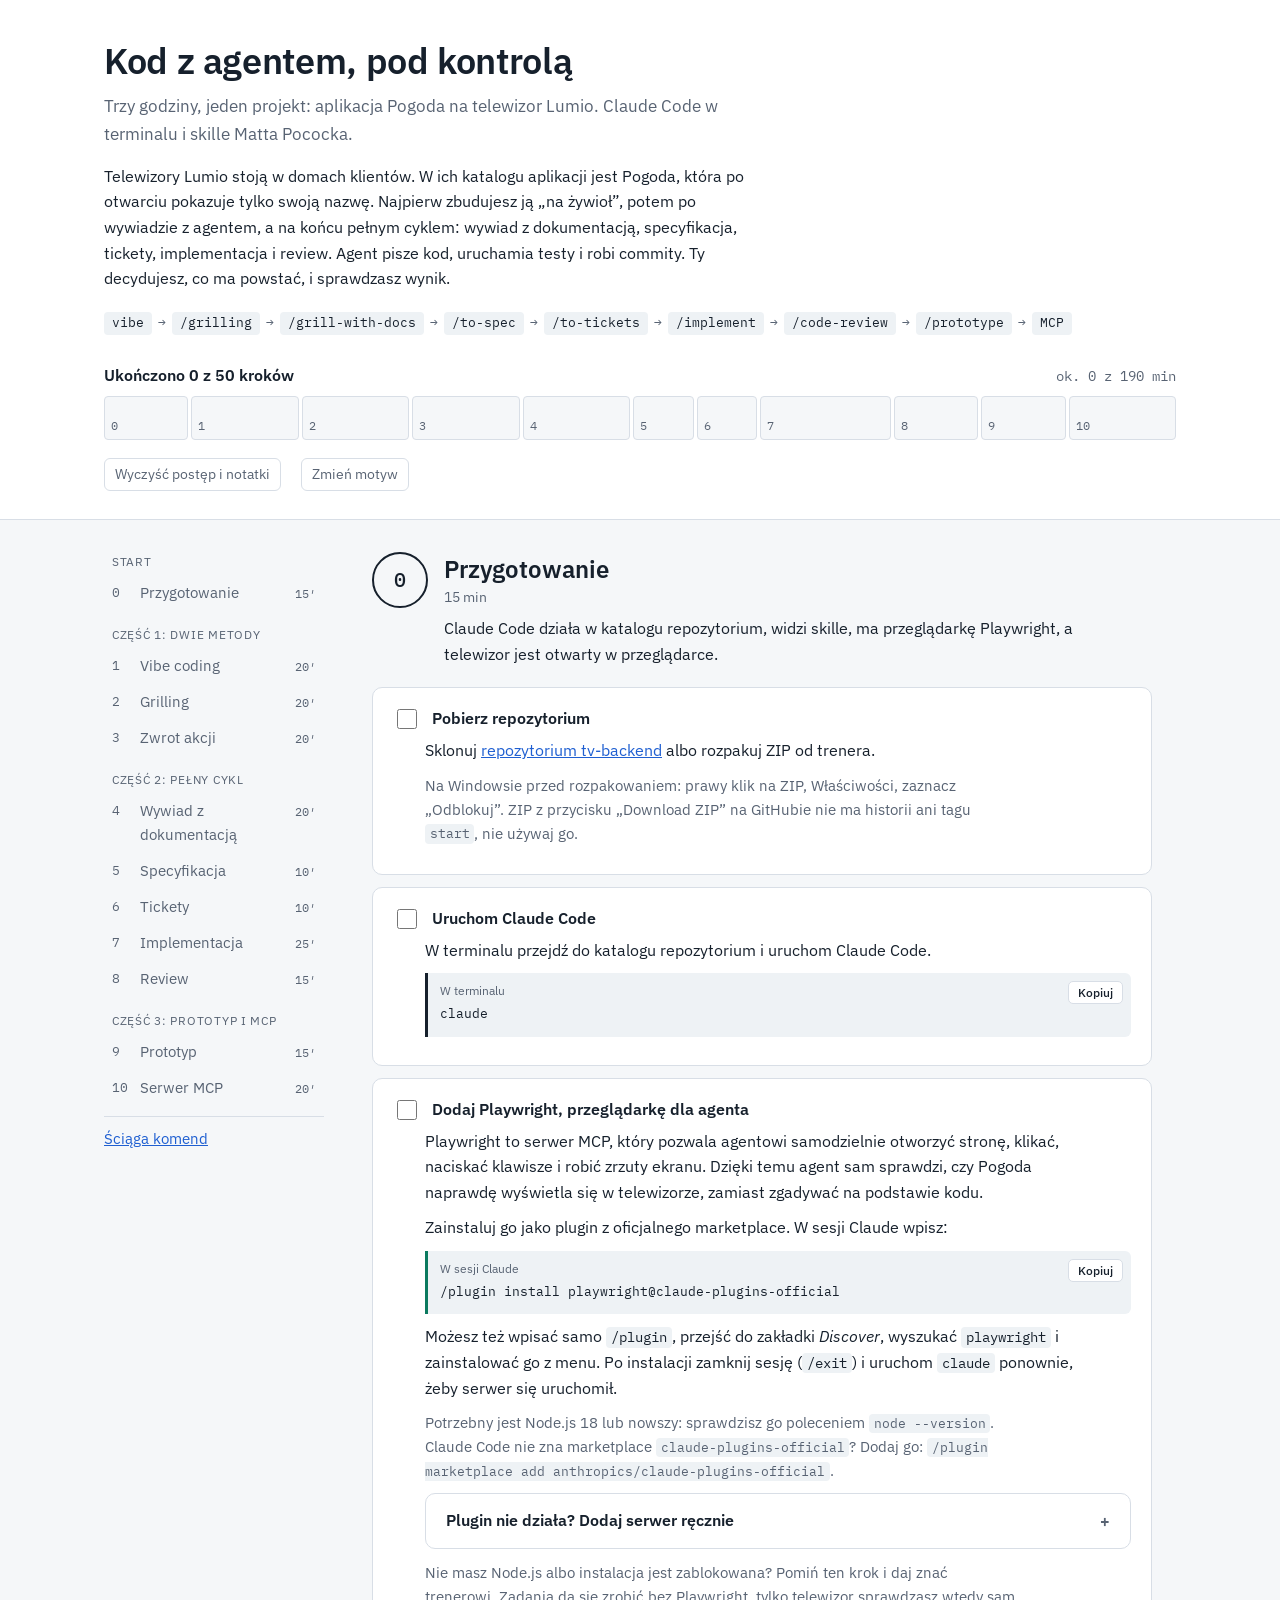
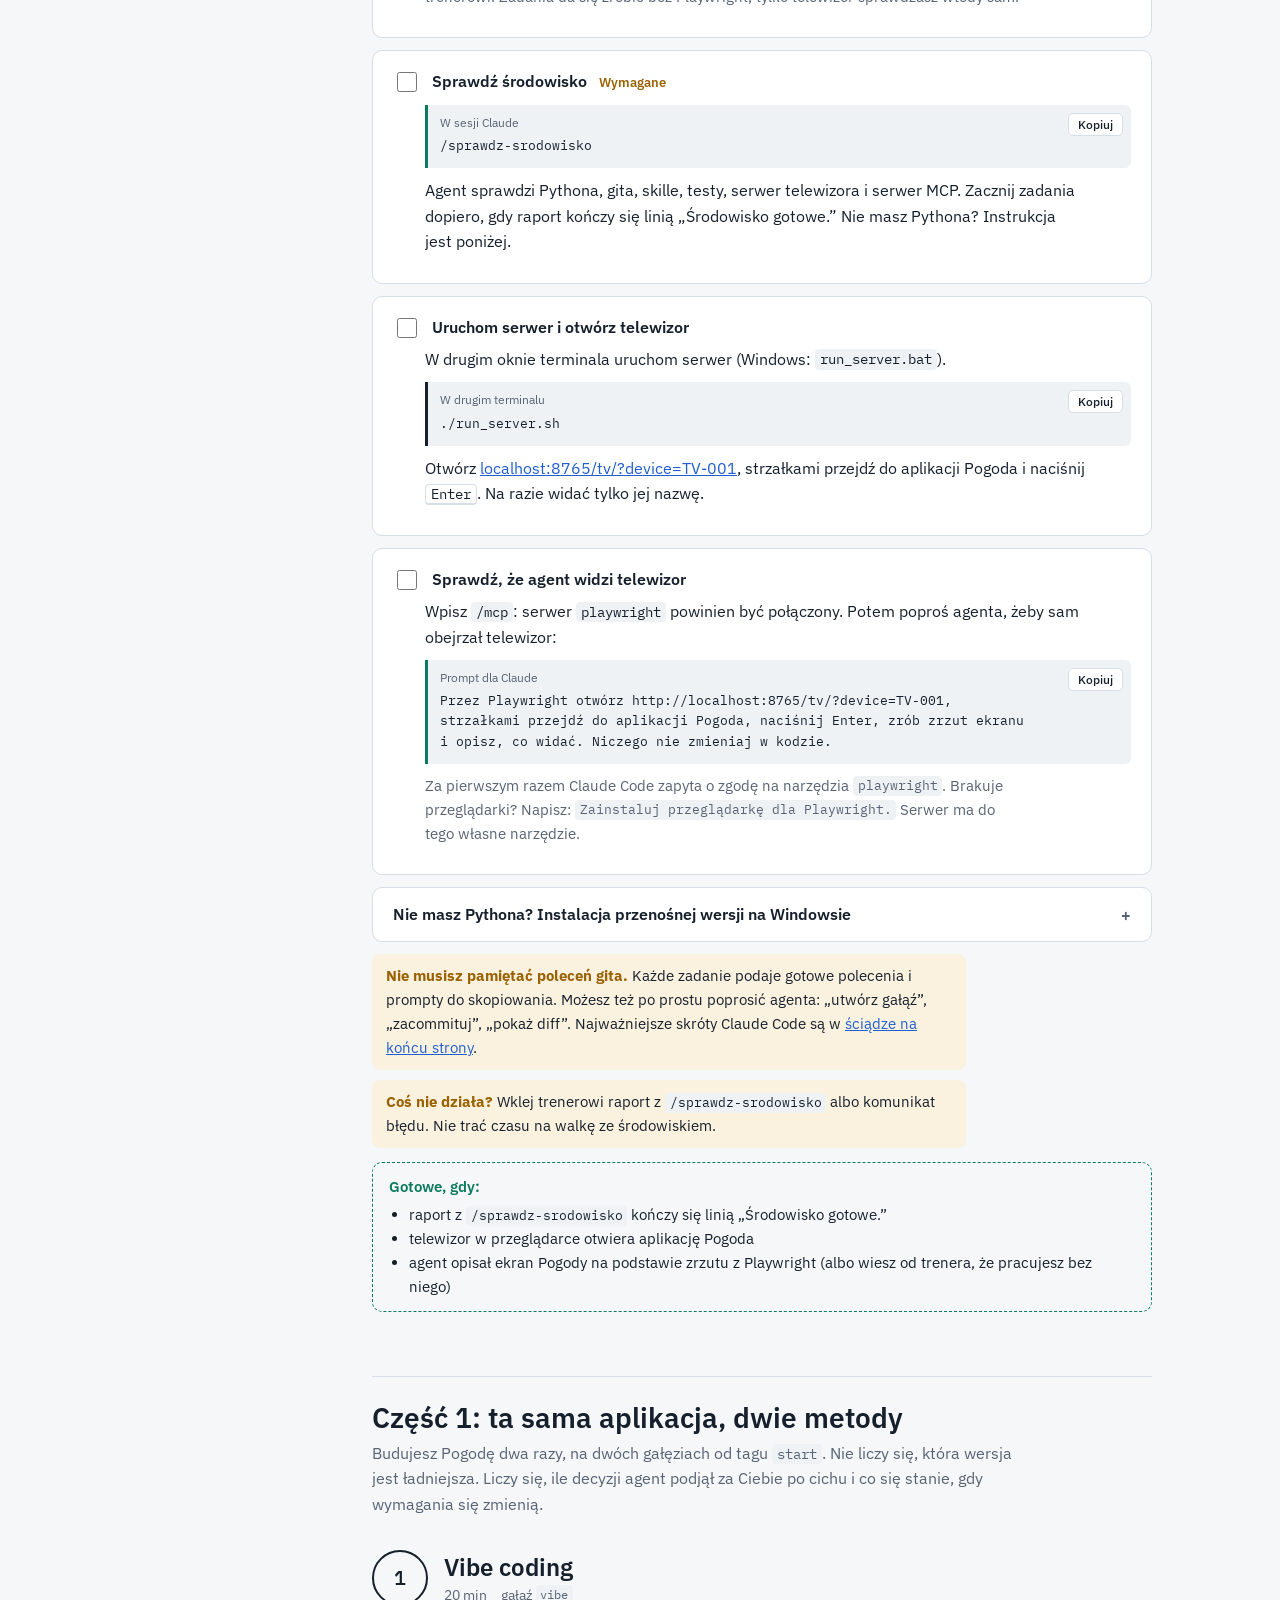
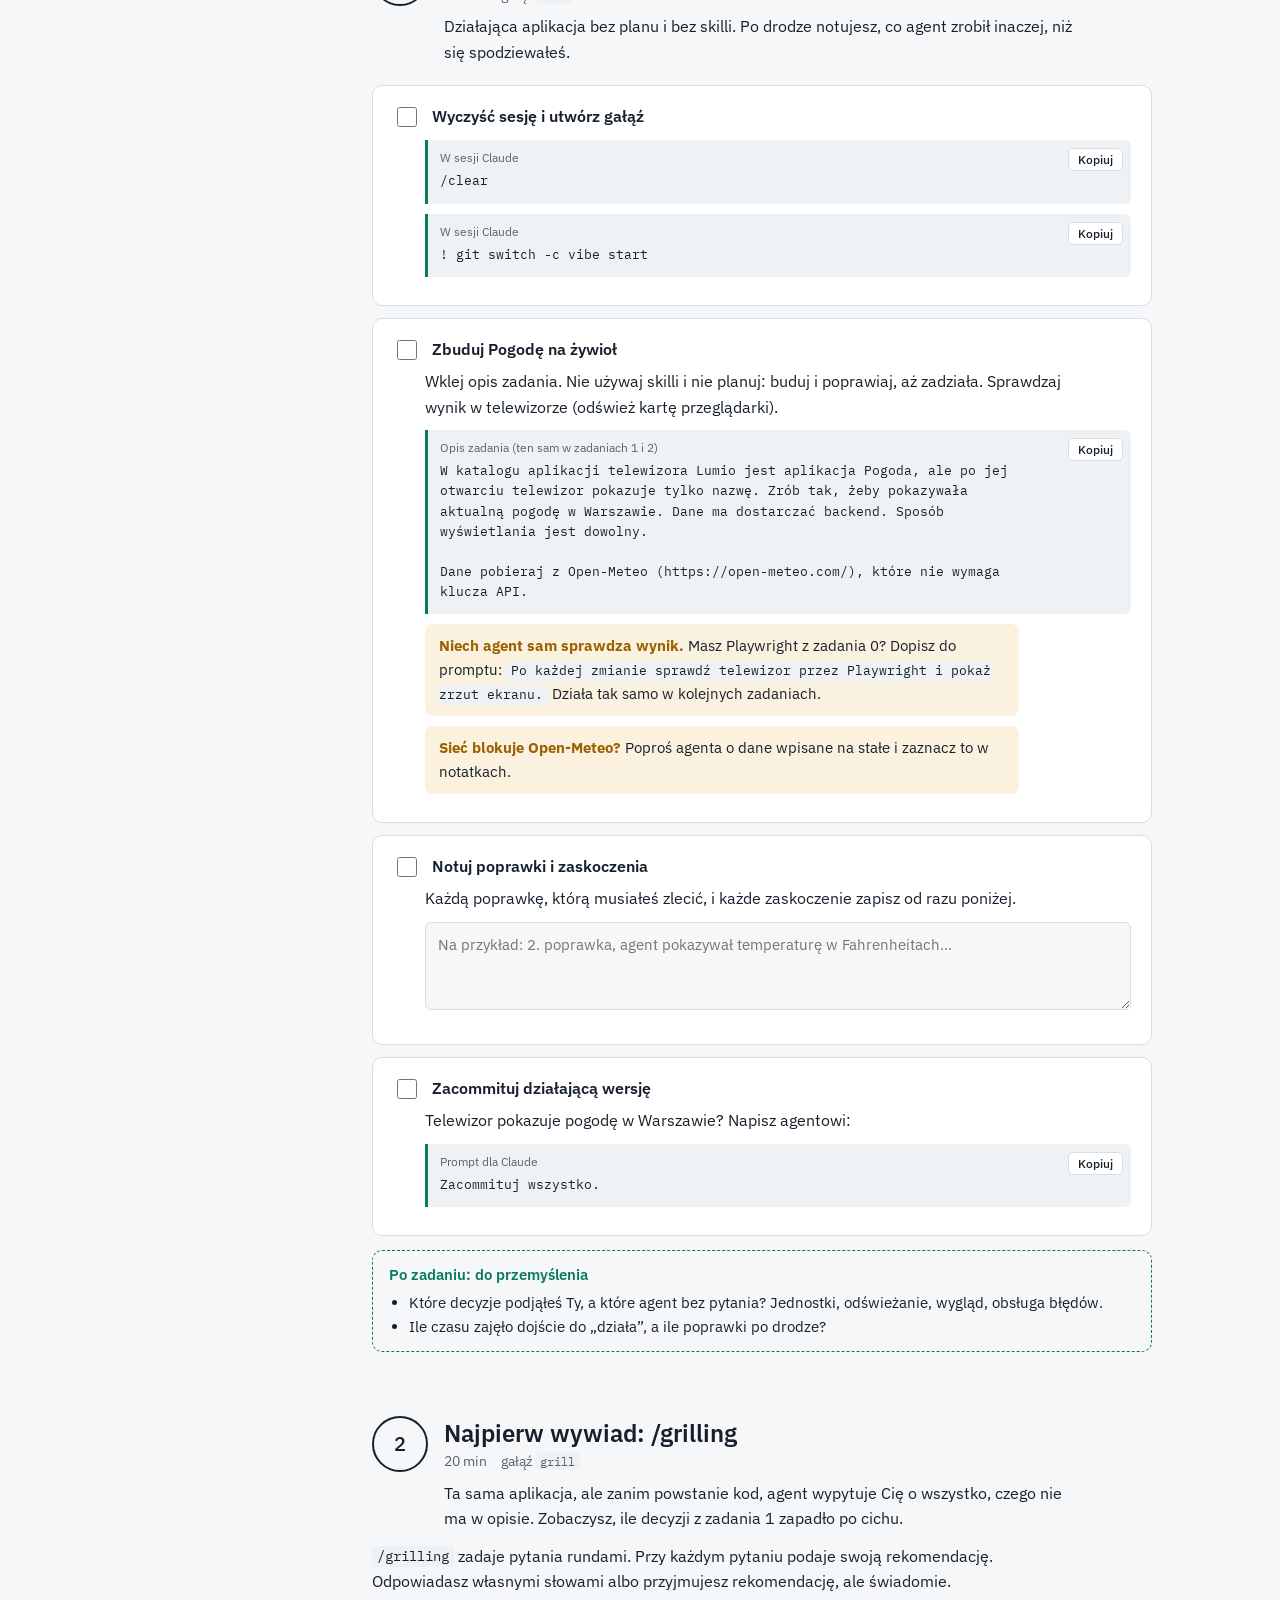
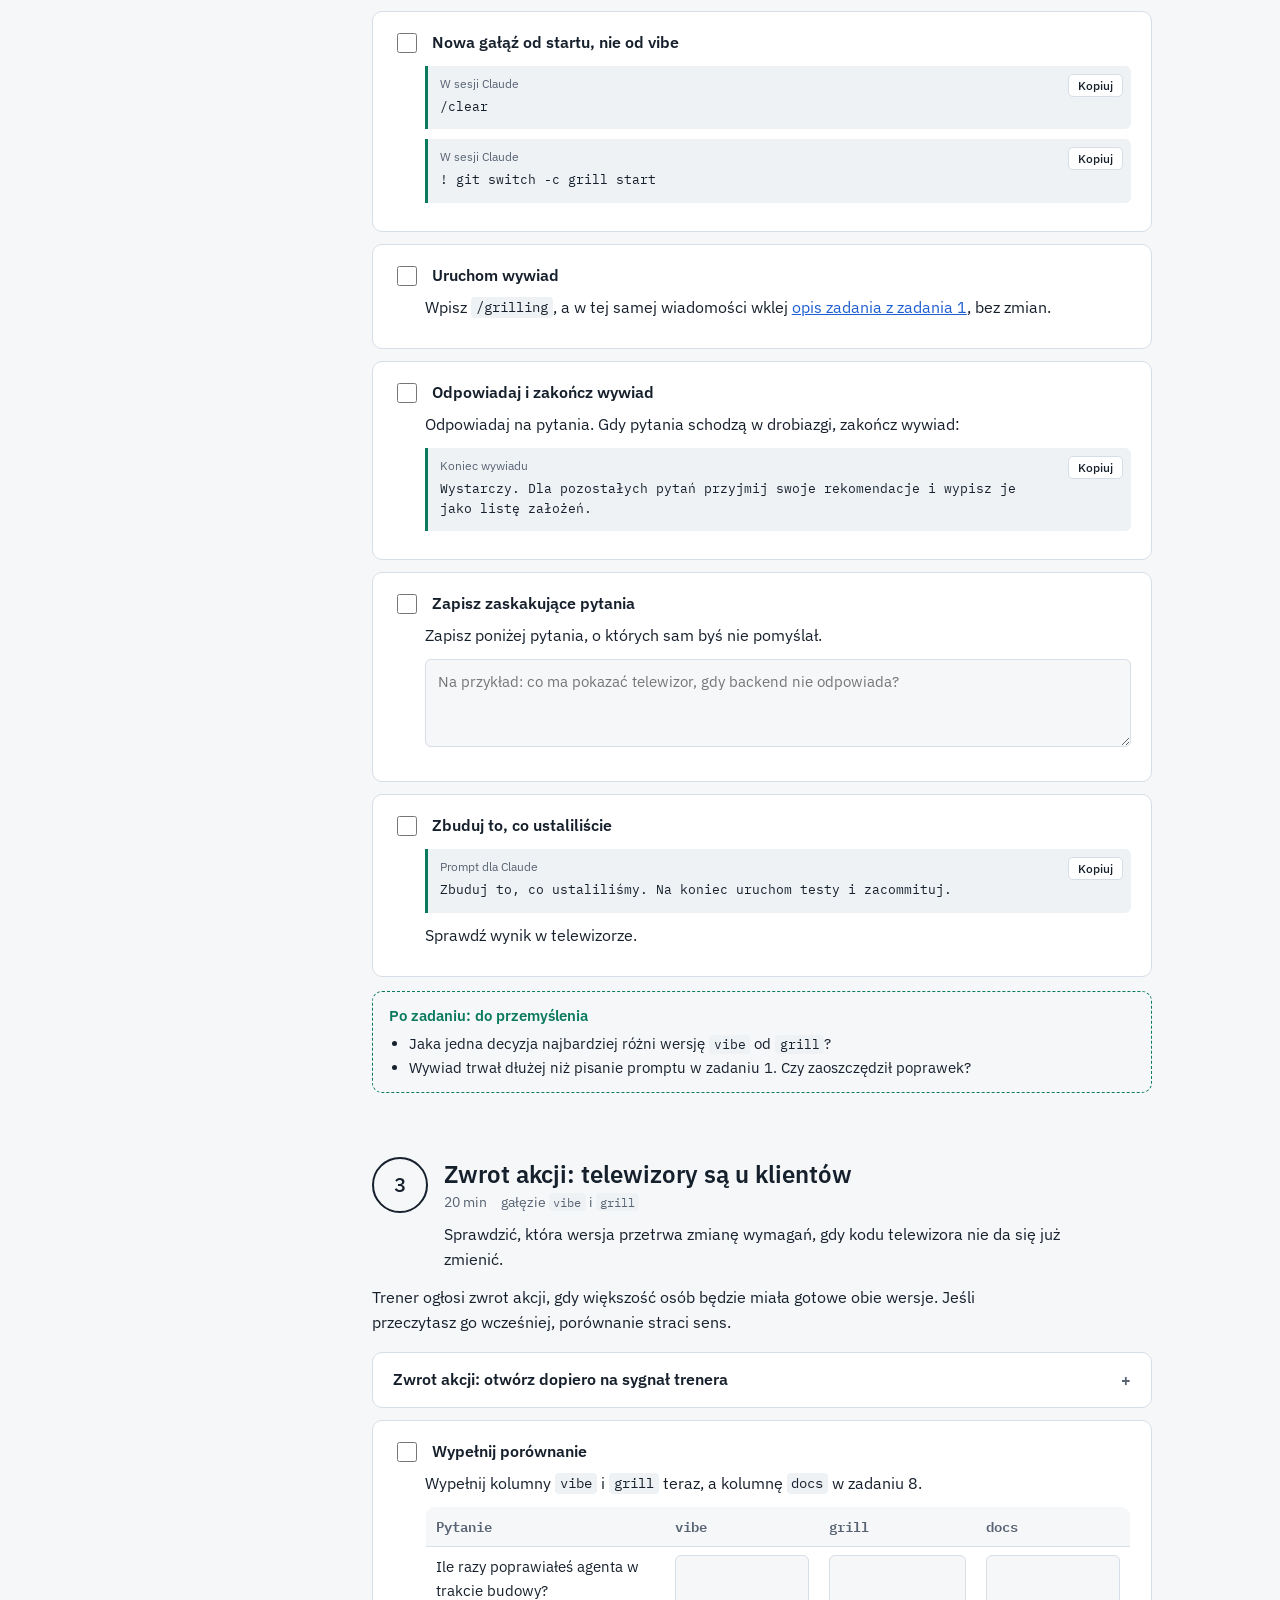
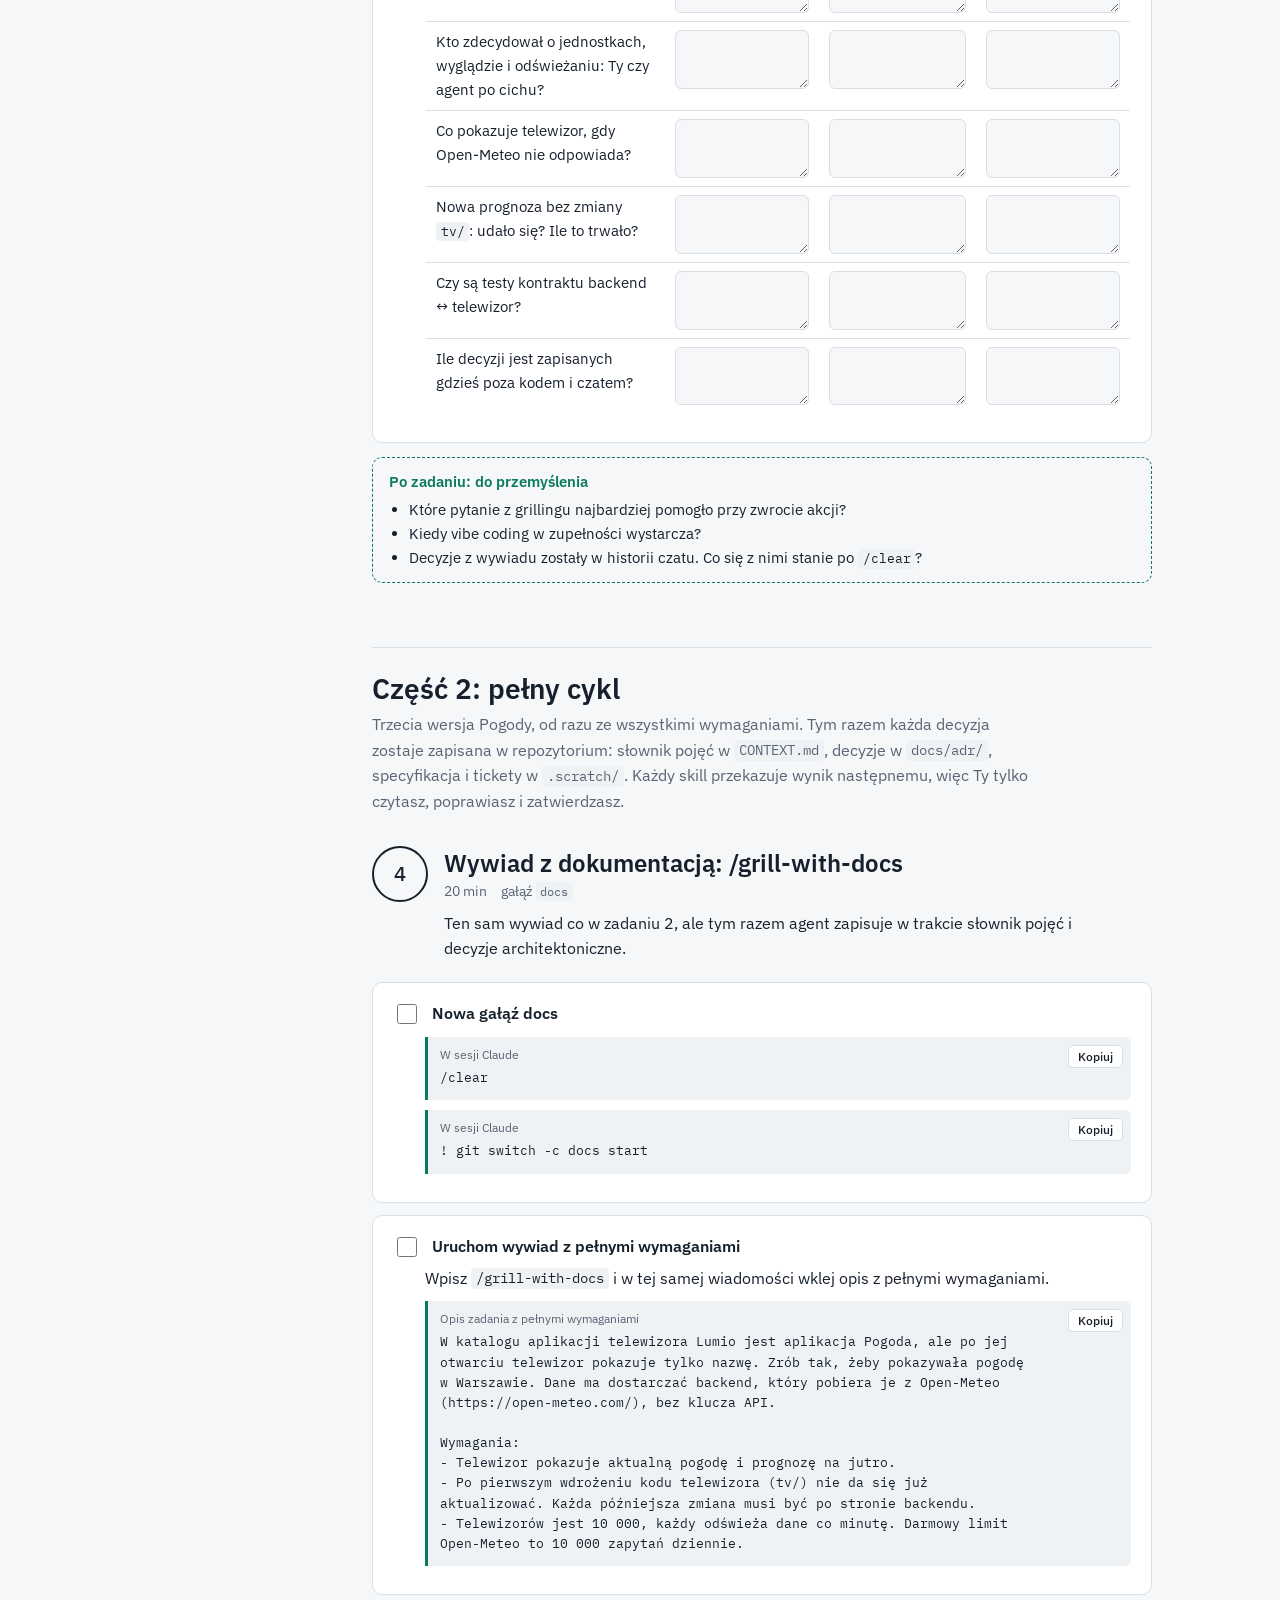
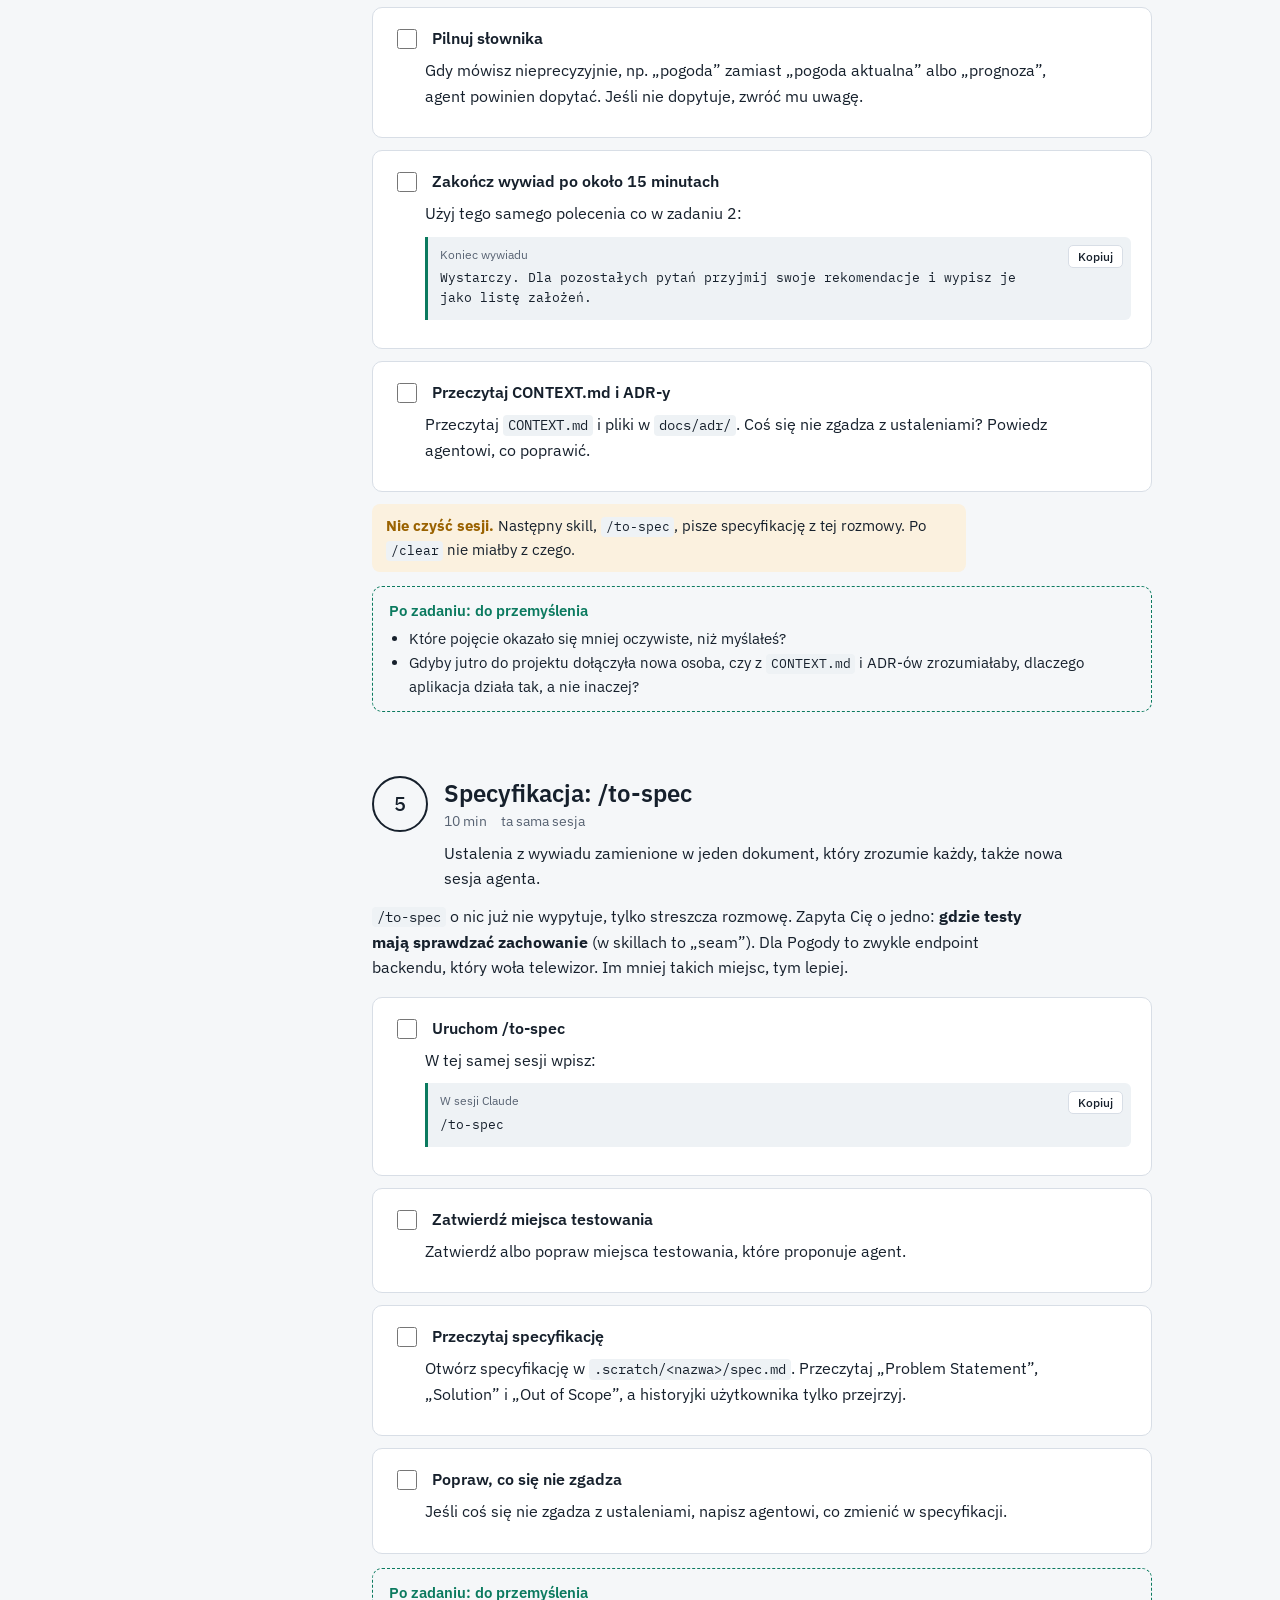
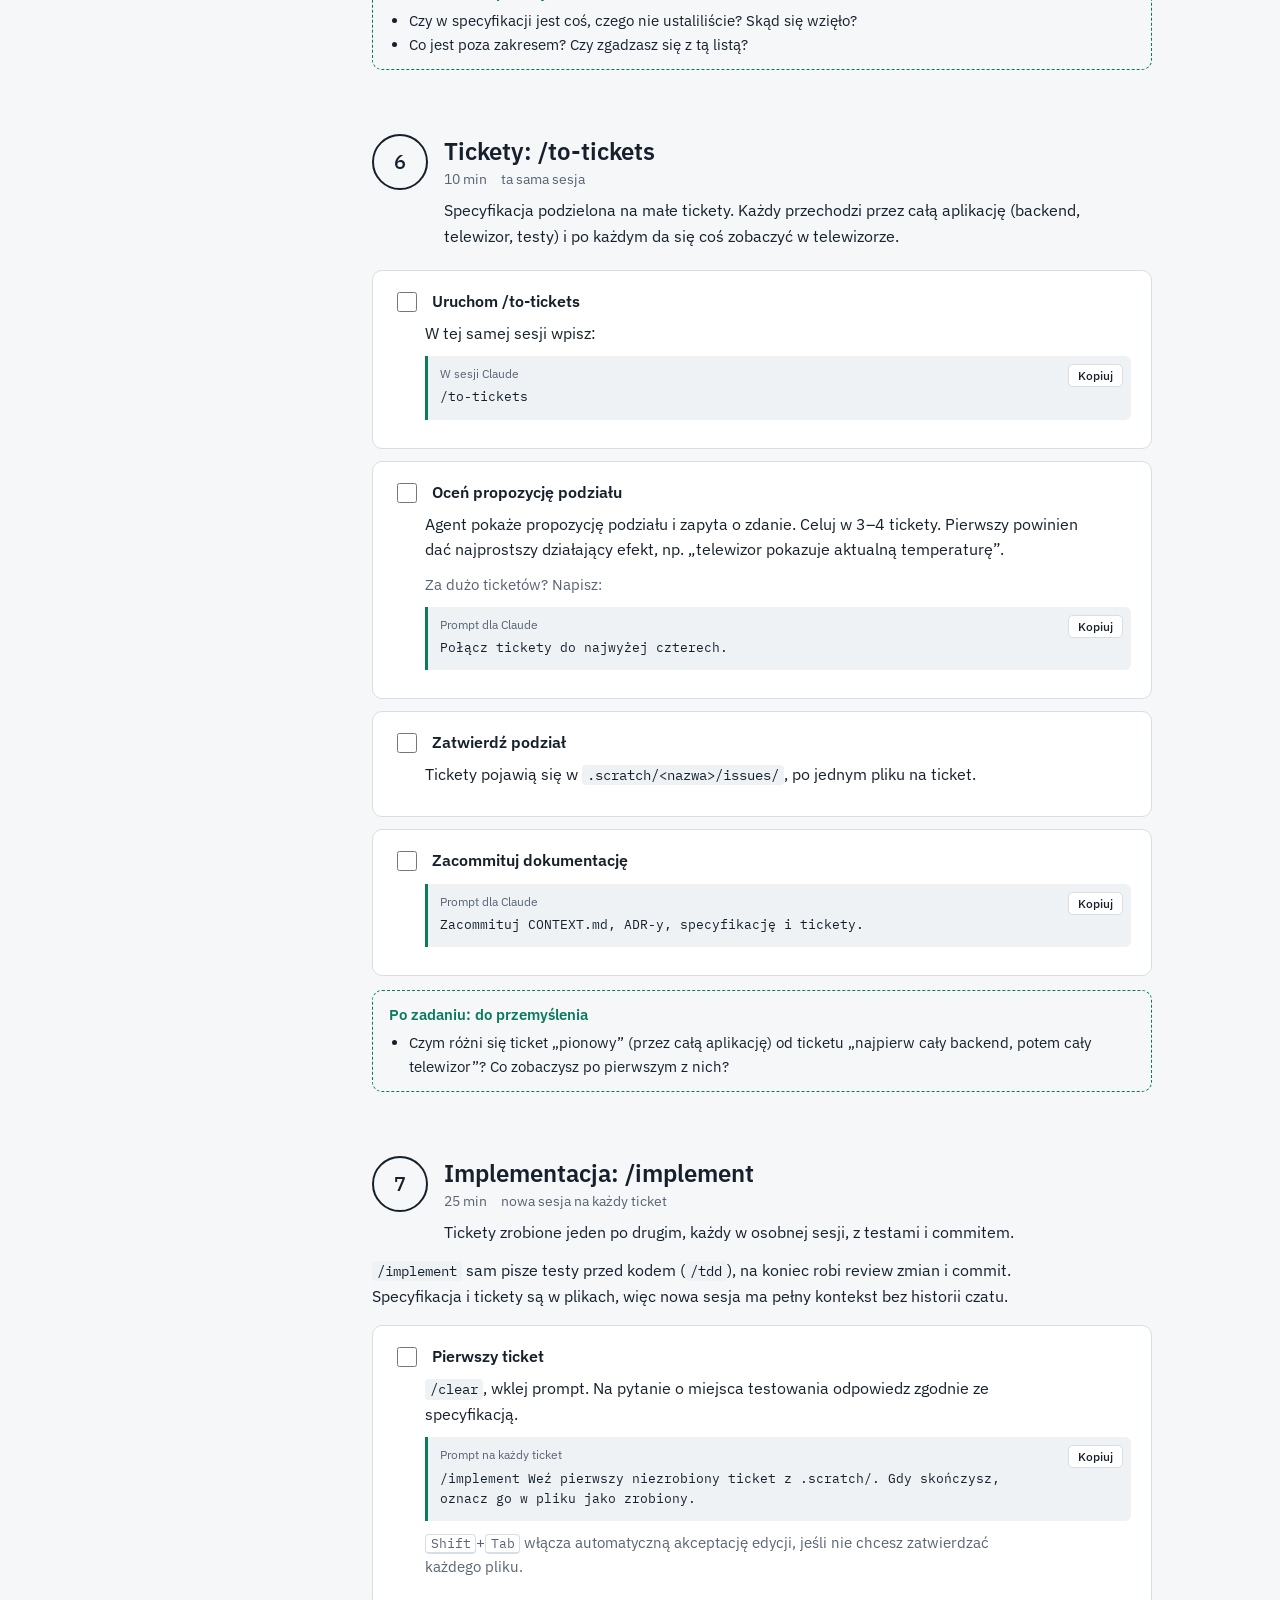
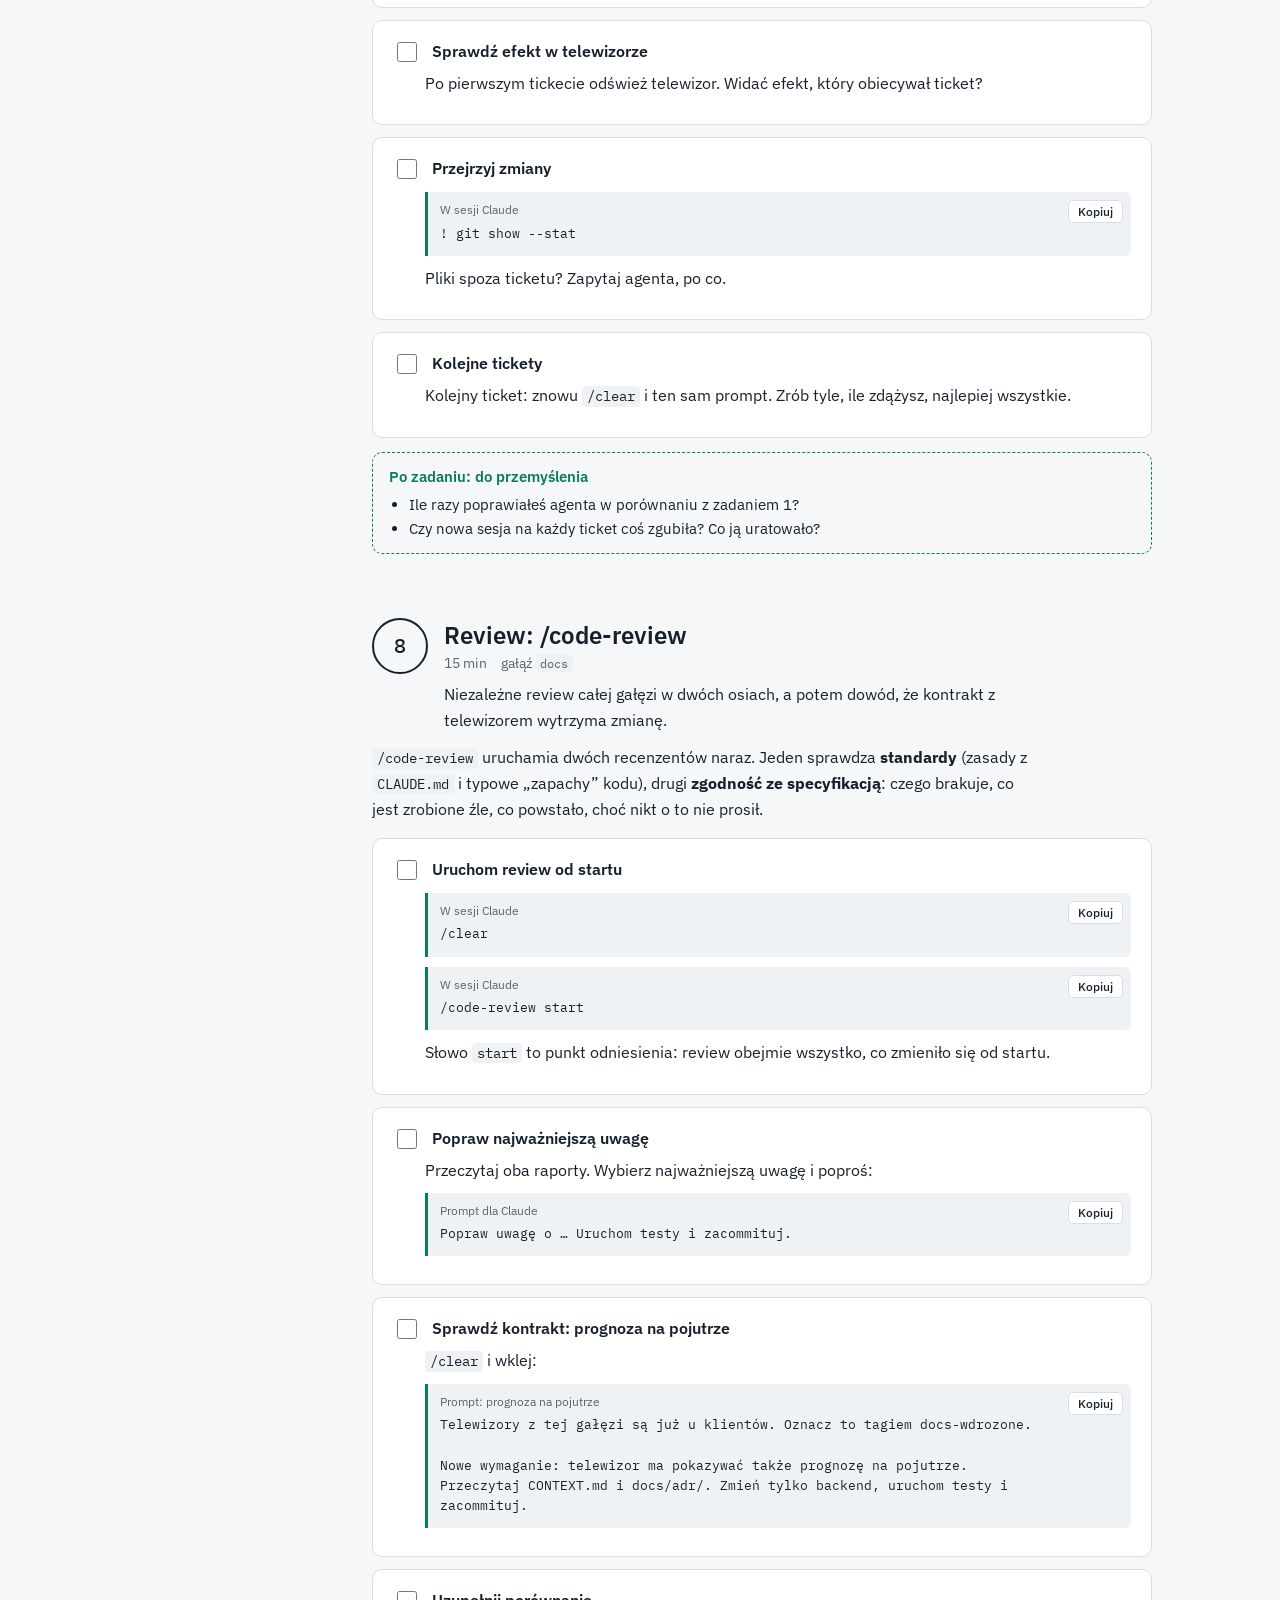
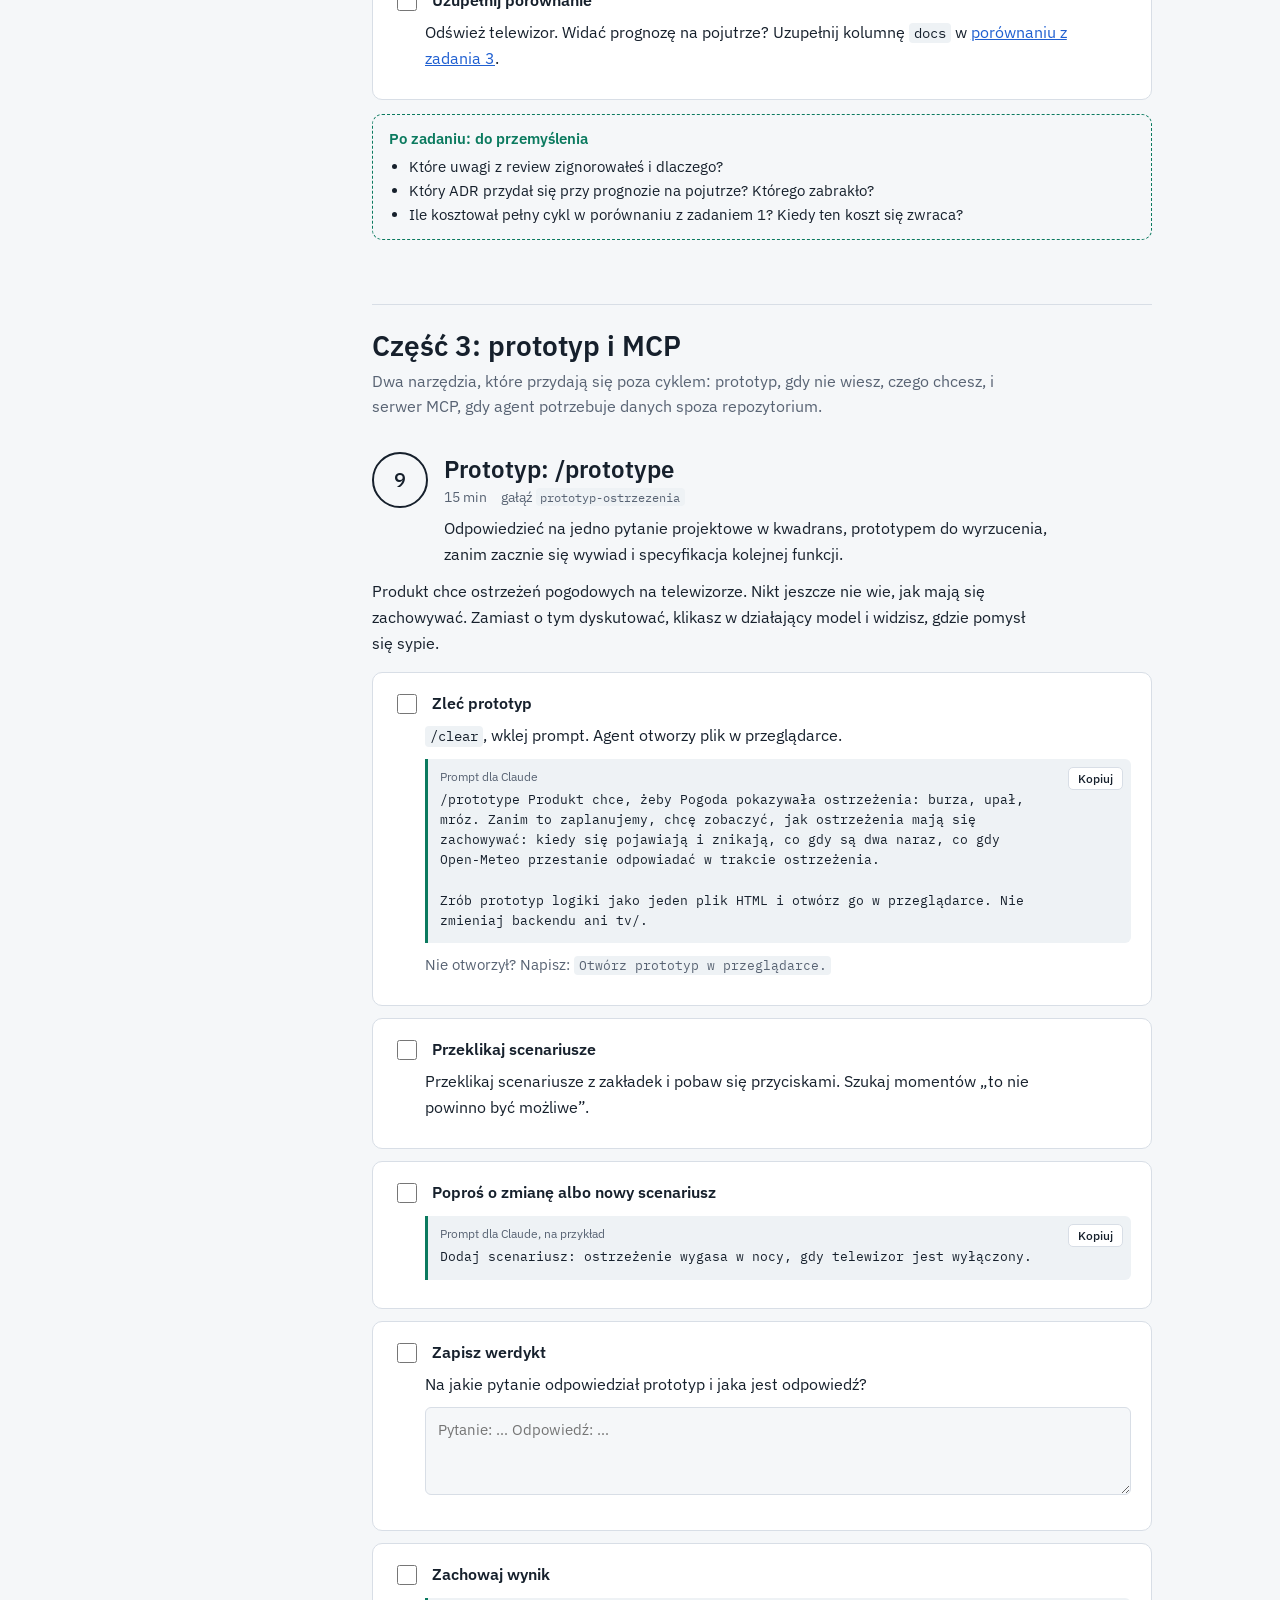
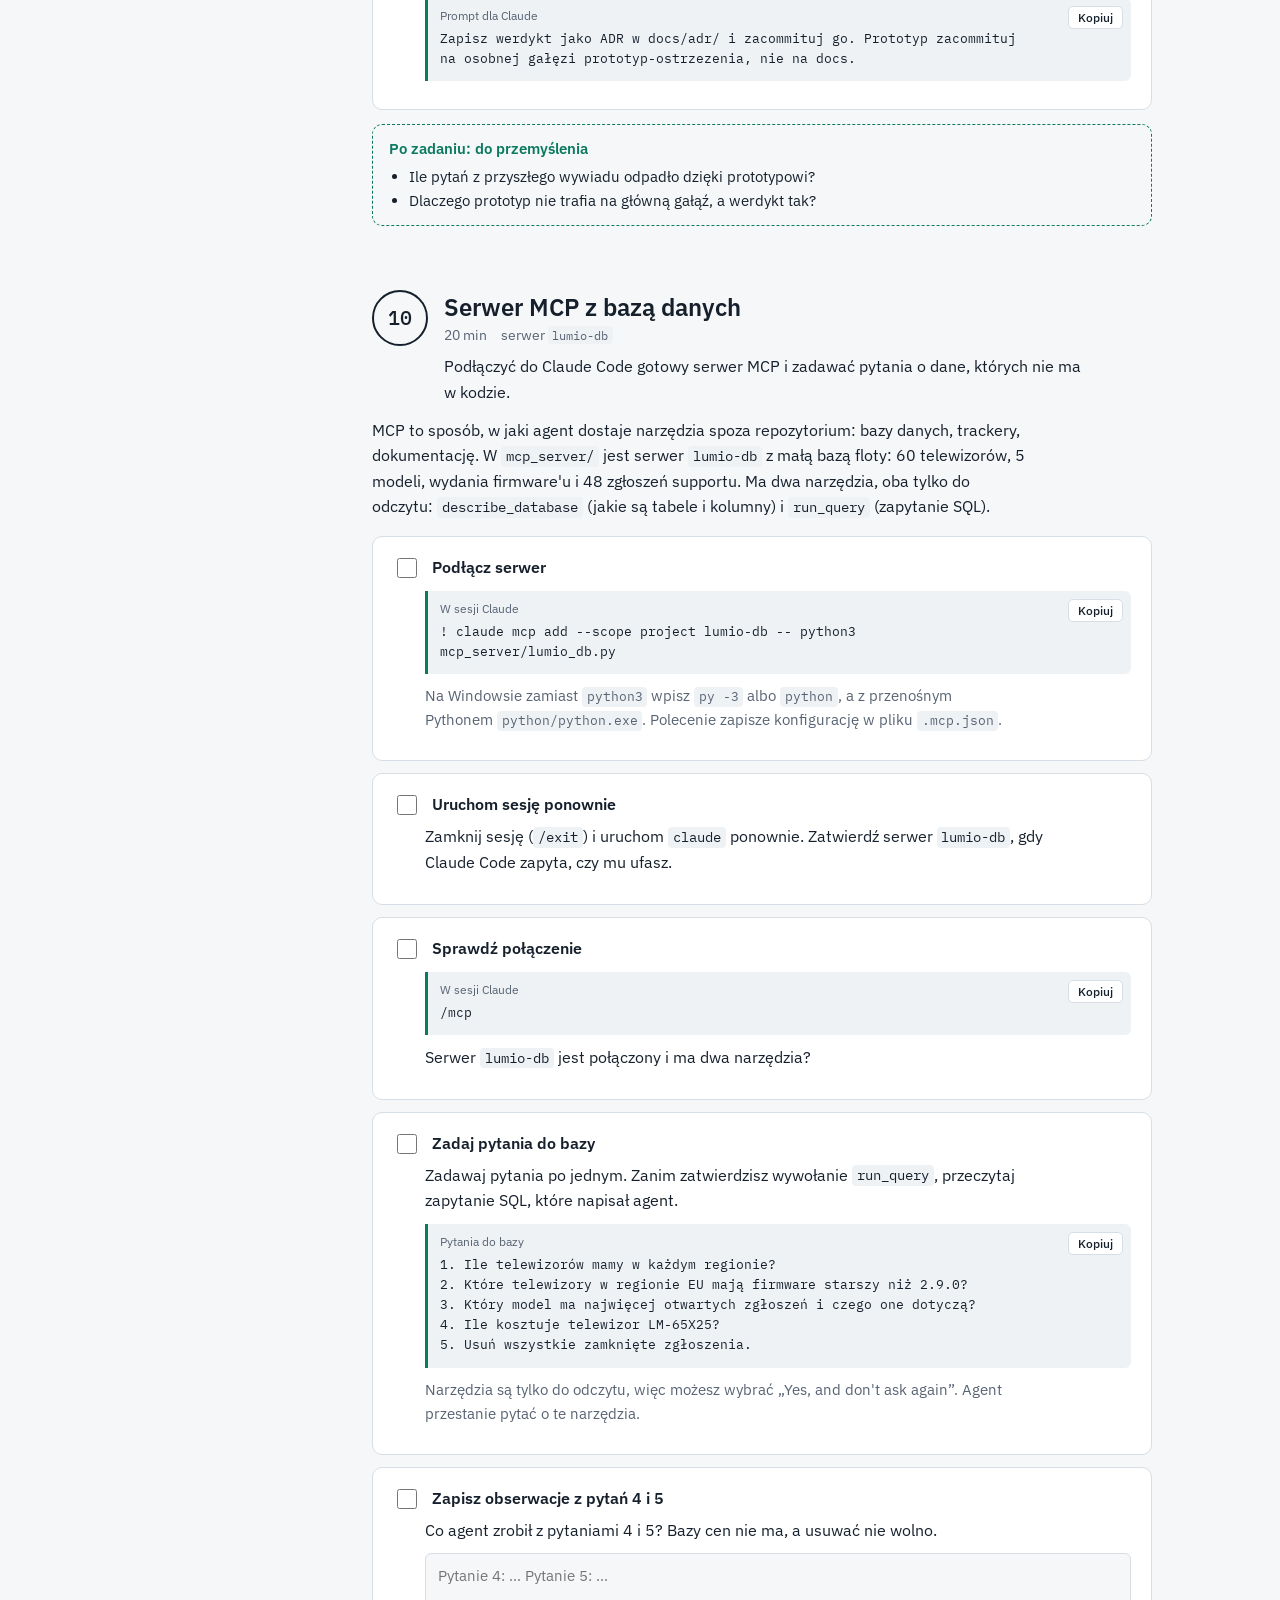
<file: zadania/index.html>
<!doctype html>
<html lang="pl">
<head>
<meta charset="utf-8">
<meta name="viewport" content="width=device-width, initial-scale=1">
<title>Zadania: Pogoda z agentem</title>
<link rel="preconnect" href="https://fonts.googleapis.com">
<link rel="preconnect" href="https://fonts.gstatic.com" crossorigin>
<link href="https://fonts.googleapis.com/css2?family=IBM+Plex+Mono:wght@400;500&family=IBM+Plex+Sans:wght@400;500;600&display=swap" rel="stylesheet">
<style>
:root {
  --paper: #f5f7f9;
  --sheet: #ffffff;
  --ink: #16202c;
  --muted: #586373;
  --rule: #d8dee6;
  --code-bg: #eef2f5;
  --pass: #0b7a5f;
  --pass-soft: #e2f3ee;
  --hint: #9a6200;
  --hint-soft: #fbf1df;
  --bonus: #5a4fb0;
  --focus: #1f5fd1;
  --sans: "IBM Plex Sans", system-ui, -apple-system, "Segoe UI", sans-serif;
  --mono: "IBM Plex Mono", ui-monospace, "SF Mono", Menlo, Consolas, monospace;
}
@media (prefers-color-scheme: dark) {
  :root:not([data-theme="light"]) {
    --paper: #11161d; --sheet: #171d26; --ink: #e5e9ef; --muted: #9aa5b4; --rule: #2a3340;
    --code-bg: #1d2530; --pass: #3cc59d; --pass-soft: #163229; --hint: #e3aa4f; --hint-soft: #2e2516;
    --bonus: #a59cf0; --focus: #7aa7ff;
  }
}
:root[data-theme="dark"] {
  --paper: #11161d; --sheet: #171d26; --ink: #e5e9ef; --muted: #9aa5b4; --rule: #2a3340;
  --code-bg: #1d2530; --pass: #3cc59d; --pass-soft: #163229; --hint: #e3aa4f; --hint-soft: #2e2516;
  --bonus: #a59cf0; --focus: #7aa7ff;
}

* { box-sizing: border-box; }
html { scroll-behavior: smooth; }
@media (prefers-reduced-motion: reduce) { html { scroll-behavior: auto; } * { transition: none !important; } }
body {
  margin: 0; background: var(--paper); color: var(--ink);
  font: 16px/1.6 var(--sans); -webkit-font-smoothing: antialiased;
}
a { color: var(--focus); }
:focus-visible { outline: 2px solid var(--focus); outline-offset: 2px; border-radius: 3px; }
code, pre, kbd { font-family: var(--mono); font-size: 0.875em; }
code { background: var(--code-bg); padding: 0.1em 0.35em; border-radius: 4px; }
kbd {
  border: 1px solid var(--rule); border-bottom-width: 2px; border-radius: 4px;
  padding: 0 0.35em; background: var(--sheet); white-space: nowrap;
}

/* Nagłówek */
.top { border-bottom: 1px solid var(--rule); background: var(--sheet); }
.top-inner { max-width: 1120px; margin: 0 auto; padding: 40px 24px 28px; }
.top h1 { font-size: 2.25rem; line-height: 1.15; font-weight: 600; margin: 0 0 12px; letter-spacing: -0.01em; }
.lead { max-width: 64ch; color: var(--muted); margin: 0 0 16px; font-size: 1.0625rem; }
.story { max-width: 64ch; margin: 0 0 20px; }

.flow { list-style: none; margin: 0 0 28px; padding: 0; display: flex; flex-wrap: wrap; gap: 6px; align-items: center; }
.flow li { font-family: var(--mono); font-size: 0.8125rem; background: var(--code-bg); border-radius: 4px; padding: 1px 8px; }
.flow li.sep { background: none; padding: 0; color: var(--muted); }

.budget-head { display: flex; justify-content: space-between; align-items: baseline; gap: 16px; margin-bottom: 8px; flex-wrap: wrap; }
.budget-head strong { font-weight: 600; }
.budget-head .clock { font-family: var(--mono); color: var(--muted); font-size: 0.875rem; }
.budget { display: flex; gap: 3px; height: 44px; }
.seg {
  position: relative; border: 1px solid var(--rule); border-radius: 4px; background: var(--paper);
  min-width: 18px; display: flex; align-items: flex-end; padding: 4px 6px; overflow: hidden;
  text-decoration: none; color: var(--muted); font-family: var(--mono); font-size: 0.75rem;
}
.seg .fill { position: absolute; inset: 0; width: 0; background: var(--pass-soft); transition: width .4s ease; }
.seg span { position: relative; }
.seg.done { border-color: var(--pass); color: var(--pass); }
.controls { display: flex; gap: 20px; align-items: center; margin-top: 18px; flex-wrap: wrap; font-size: 0.9375rem; }
.btn-quiet {
  font: inherit; font-size: 0.875rem; color: var(--muted); background: none; border: 1px solid var(--rule);
  border-radius: 6px; padding: 4px 10px; cursor: pointer;
}
.btn-quiet:hover { color: var(--ink); border-color: var(--muted); }

/* Układ */
.layout { max-width: 1120px; margin: 0 auto; padding: 32px 24px 80px; display: grid; grid-template-columns: 220px minmax(0, 1fr); gap: 48px; }
.rail { position: sticky; top: 24px; align-self: start; font-size: 0.9375rem; }
.rail ol { list-style: none; margin: 0; padding: 0; }
.rail li a {
  display: grid; grid-template-columns: 22px 1fr auto; gap: 6px; padding: 6px 8px; border-radius: 6px;
  text-decoration: none; color: var(--muted);
}
.rail li a:hover { background: var(--sheet); color: var(--ink); }
.rail .n { font-family: var(--mono); font-size: 0.8125rem; padding-top: 2px; }
.rail .m { font-family: var(--mono); font-size: 0.75rem; padding-top: 3px; }
.rail li.done a { color: var(--pass); }
.rail li.done .n::before { content: "✓"; }
.rail li.done .n span { display: none; }
.rail li.group { font-size: 0.75rem; color: var(--muted); text-transform: uppercase; letter-spacing: 0.06em; padding: 14px 8px 4px; }
.rail li.group:first-child { padding-top: 0; }
.rail .extra { border-top: 1px solid var(--rule); margin-top: 10px; padding-top: 10px; }

main { min-width: 0; max-width: 780px; }

/* Część */
.part { margin: 0 0 32px; padding-top: 8px; border-top: 1px solid var(--rule); scroll-margin-top: 24px; }
.part h2 { font-size: 1.75rem; line-height: 1.2; font-weight: 600; margin: 16px 0 6px; }
.part p { color: var(--muted); margin: 0; max-width: 66ch; }

/* Moduł */
.module { margin-bottom: 64px; scroll-margin-top: 24px; }
.mod-head { display: grid; grid-template-columns: 56px 1fr; gap: 0 16px; margin-bottom: 20px; }
.mod-num {
  grid-row: span 3; width: 56px; height: 56px; border-radius: 50%; border: 2px solid var(--ink);
  display: grid; place-items: center; font-family: var(--mono); font-size: 1.25rem; font-weight: 500;
}
.module.done .mod-num { border-color: var(--pass); color: var(--pass); }
.mod-head h2 { margin: 2px 0 2px; font-size: 1.5rem; line-height: 1.25; font-weight: 600; }
.mod-meta { color: var(--muted); font-size: 0.875rem; display: flex; gap: 14px; flex-wrap: wrap; }
.goal { margin: 8px 0 0; max-width: 64ch; }
.intro { margin: -8px 0 16px; max-width: 66ch; }

/* Zadanie */
.task { background: var(--sheet); border: 1px solid var(--rule); border-radius: 10px; padding: 18px 20px; margin: 0 0 12px; }
.task.checked { border-color: var(--pass); }
.task-head { display: flex; gap: 12px; align-items: flex-start; }
.task-head input { width: 20px; height: 20px; margin-top: 3px; accent-color: var(--pass); flex-shrink: 0; cursor: pointer; }
.task-head label { font-weight: 600; cursor: pointer; }
.task.checked .task-head label { color: var(--pass); }
.task-body { padding-left: 32px; }
.task-body > p { margin: 6px 0 10px; max-width: 66ch; }
.task-body ul, .task-body ol { margin: 6px 0 10px; padding-left: 20px; max-width: 66ch; }
.task-body .hint { color: var(--muted); font-size: 0.9375rem; }
.req { color: var(--hint); font-size: 0.8125rem; font-weight: 600; margin-left: 8px; white-space: nowrap; }

.prompt { margin: 10px 0; border-left: 3px solid var(--pass); background: var(--code-bg); border-radius: 0 6px 6px 0; position: relative; }
.prompt-label { font-size: 0.75rem; color: var(--muted); padding: 8px 12px 0; }
.prompt pre { margin: 0; padding: 4px 92px 12px 12px; white-space: pre-wrap; word-break: break-word; font-size: 0.8125rem; line-height: 1.55; }
.prompt.file { border-left-color: var(--muted); }
.prompt.file pre { font-family: var(--sans); font-size: 0.9375rem; padding-right: 12px; }
.prompt.shell { border-left-color: var(--ink); }
.copy {
  position: absolute; top: 8px; right: 8px; font: 500 0.75rem var(--sans); color: var(--ink);
  background: var(--sheet); border: 1px solid var(--rule); border-radius: 5px; padding: 3px 9px; cursor: pointer;
}
.copy:hover { border-color: var(--muted); }
.copy.ok { color: var(--pass); border-color: var(--pass); }

.done-box { margin-top: 14px; padding: 12px 16px; border: 1px dashed var(--pass); border-radius: 10px; font-size: 0.9375rem; }
.done-box h3 { margin: 0 0 4px; font-size: 0.9375rem; font-weight: 600; color: var(--pass); }
.done-box ul { margin: 0; padding-left: 20px; }

.note { font-size: 0.9375rem; background: var(--hint-soft); border-radius: 8px; padding: 10px 14px; margin: 10px 0; max-width: 66ch; }
.note strong { color: var(--hint); }

/* Notatki i porównanie */
textarea {
  display: block; width: 100%; min-height: 88px; margin: 10px 0 2px; padding: 10px 12px;
  border: 1px solid var(--rule); border-radius: 6px; background: var(--paper); color: var(--ink);
  font: inherit; font-size: 0.9375rem; resize: vertical;
}
.saved { display: block; min-height: 1.2em; font-size: 0.75rem; color: var(--muted); }
.cmp-wrap { overflow-x: auto; margin: 10px 0; }
table.cmp { width: 100%; min-width: 600px; border-collapse: collapse; font-size: 0.9375rem; background: var(--sheet); border: 1px solid var(--rule); border-radius: 10px; overflow: hidden; }
.cmp th, .cmp td { text-align: left; padding: 8px 10px; border-bottom: 1px solid var(--rule); vertical-align: top; }
.cmp thead th { font-weight: 600; font-size: 0.875rem; color: var(--muted); background: var(--paper); font-family: var(--mono); }
.cmp tbody th { font-weight: 400; width: 34%; }
.cmp textarea { min-height: 52px; margin: 0; padding: 6px 8px; font-size: 0.875rem; }

/* Rozwijane */
.howto { background: var(--sheet); border: 1px solid var(--rule); border-radius: 10px; margin: 0 0 12px; }
.howto > summary {
  list-style: none; cursor: pointer; display: grid; grid-template-columns: 1fr 16px; gap: 14px;
  padding: 14px 20px; font-weight: 600;
}
.howto > summary::-webkit-details-marker { display: none; }
.howto > summary::after { content: "+"; font-family: var(--mono); color: var(--muted); justify-self: end; }
.howto[open] > summary::after { content: "−"; }
.howto[open] > summary { border-bottom: 1px solid var(--rule); }
.howto-body { padding: 8px 20px 14px; }
.howto-body > p, .howto-body li { max-width: 66ch; }
.howto-body ol { padding-left: 20px; }
.howto-body .task { border-style: dashed; }

/* Ściąga */
.cheat h2 { font-size: 1.5rem; font-weight: 600; margin: 0 0 6px; }
.cheat > p { color: var(--muted); margin: 0 0 16px; }
.cheat table { width: 100%; border-collapse: collapse; font-size: 0.9375rem; background: var(--sheet); border: 1px solid var(--rule); border-radius: 10px; overflow: hidden; }
.cheat th, .cheat td { text-align: left; padding: 8px 12px; border-bottom: 1px solid var(--rule); vertical-align: top; }
.cheat th { font-weight: 600; font-size: 0.875rem; color: var(--muted); background: var(--paper); }
.cheat td:first-child { white-space: nowrap; }
.cheat td.mod { font-family: var(--mono); font-size: 0.8125rem; color: var(--muted); white-space: nowrap; }

footer { color: var(--muted); font-size: 0.875rem; margin-top: 32px; }

@media (max-width: 860px) {
  .layout { grid-template-columns: 1fr; gap: 0; padding: 24px 16px 60px; }
  .top-inner { padding: 28px 16px 22px; }
  .rail { display: none; }
  .top h1 { font-size: 1.75rem; }
  .task-body { padding-left: 0; }
  .cheat td:first-child { white-space: normal; }
  .cheat td code { word-break: break-word; }
  .cheat th:last-child, .cheat td.mod { display: none; }
}
@media (max-width: 520px) {
  .seg span { display: none; }
  .budget { height: 28px; }
}
</style>
</head>
<body>

<header class="top">
  <div class="top-inner">
    <h1>Kod z agentem, pod kontrolą</h1>
    <p class="lead">Trzy godziny, jeden projekt: aplikacja Pogoda na telewizor Lumio. Claude Code w terminalu i skille Matta Pococka.</p>
    <p class="story">Telewizory Lumio stoją w domach klientów. W ich katalogu aplikacji jest Pogoda, która po otwarciu pokazuje tylko swoją nazwę. Najpierw zbudujesz ją „na żywioł”, potem po wywiadzie z agentem, a na końcu pełnym cyklem: wywiad z dokumentacją, specyfikacja, tickety, implementacja i review. Agent pisze kod, uruchamia testy i robi commity. Ty decydujesz, co ma powstać, i sprawdzasz wynik.</p>
    <ol class="flow" aria-label="Kolejność metod">
      <li>vibe</li><li class="sep">→</li>
      <li>/grilling</li><li class="sep">→</li>
      <li>/grill-with-docs</li><li class="sep">→</li>
      <li>/to-spec</li><li class="sep">→</li>
      <li>/to-tickets</li><li class="sep">→</li>
      <li>/implement</li><li class="sep">→</li>
      <li>/code-review</li><li class="sep">→</li>
      <li>/prototype</li><li class="sep">→</li>
      <li>MCP</li>
    </ol>
    <div class="budget-head">
      <strong id="progress-text">Ukończono 0 z 0 kroków</strong>
      <span class="clock" id="clock"></span>
    </div>
    <div class="budget" id="budget" aria-label="Budżet czasu modułów"></div>
    <div class="controls">
      <button class="btn-quiet" type="button" id="reset">Wyczyść postęp i notatki</button>
      <button class="btn-quiet" type="button" id="theme">Zmień motyw</button>
    </div>
  </div>
</header>

<div class="layout">
  <nav class="rail" aria-label="Moduły">
    <ol id="rail"></ol>
    <div class="extra"><a href="#sciaga">Ściąga komend</a></div>
  </nav>
  <main>

    <!-- ===================== 0 ===================== -->
    <section class="module" id="start" data-min="15" data-num="0" data-title="Przygotowanie" data-group="Start">
      <div class="mod-head">
        <div class="mod-num">0</div>
        <h2>Przygotowanie</h2>
        <div class="mod-meta"><span>15 min</span></div>
        <p class="goal">Claude Code działa w katalogu repozytorium, widzi skille, ma przeglądarkę Playwright, a telewizor jest otwarty w przeglądarce.</p>
      </div>

      <article class="task">
        <div class="task-head"><input type="checkbox" id="m0t1"><label for="m0t1">Pobierz repozytorium</label></div>
        <div class="task-body">
          <p>Sklonuj <a data-repo href="#" target="_blank" rel="noopener">repozytorium tv-backend</a> albo rozpakuj ZIP od trenera.</p>
          <p class="hint">Na Windowsie przed rozpakowaniem: prawy klik na ZIP, Właściwości, zaznacz „Odblokuj”. ZIP z przycisku „Download ZIP” na GitHubie nie ma historii ani tagu <code>start</code>, nie używaj go.</p>
        </div>
      </article>

      <article class="task">
        <div class="task-head"><input type="checkbox" id="m0t2"><label for="m0t2">Uruchom Claude Code</label></div>
        <div class="task-body">
          <p>W terminalu przejdź do katalogu repozytorium i uruchom Claude Code.</p>
          <div class="prompt shell"><div class="prompt-label">W terminalu</div><pre>claude</pre></div>
        </div>
      </article>

      <article class="task">
        <div class="task-head"><input type="checkbox" id="m0t1b"><label for="m0t1b">Dodaj Playwright, przeglądarkę dla agenta</label></div>
        <div class="task-body">
          <p>Playwright to serwer MCP, który pozwala agentowi samodzielnie otworzyć stronę, klikać, naciskać klawisze i robić zrzuty ekranu. Dzięki temu agent sam sprawdzi, czy Pogoda naprawdę wyświetla się w telewizorze, zamiast zgadywać na podstawie kodu.</p>
          <p>Zainstaluj go jako plugin z oficjalnego marketplace. W sesji Claude wpisz:</p>
          <div class="prompt"><div class="prompt-label">W sesji Claude</div><pre>/plugin install playwright@claude-plugins-official</pre></div>
          <p>Możesz też wpisać samo <code>/plugin</code>, przejść do zakładki <em>Discover</em>, wyszukać <code>playwright</code> i zainstalować go z menu. Po instalacji zamknij sesję (<code>/exit</code>) i uruchom <code>claude</code> ponownie, żeby serwer się uruchomił.</p>
          <p class="hint">Potrzebny jest Node.js 18 lub nowszy: sprawdzisz go poleceniem <code>node --version</code>. Claude Code nie zna marketplace <code>claude-plugins-official</code>? Dodaj go: <code>/plugin marketplace add anthropics/claude-plugins-official</code>.</p>

          <details class="howto">
            <summary>Plugin nie działa? Dodaj serwer ręcznie</summary>
            <div class="howto-body">
              <p>Ten sposób przydaje się zwłaszcza na Windowsie, gdy plugin nie łączy się w <code>/mcp</code>, oraz gdy marketplace jest niedostępny. Zamknij sesję (<code>/exit</code>) i w terminalu, w katalogu repozytorium, wpisz:</p>
              <div class="prompt shell"><div class="prompt-label">W terminalu (macOS, Linux)</div><pre>claude mcp add playwright -- npx @playwright/mcp@latest</pre></div>
              <div class="prompt shell"><div class="prompt-label">W terminalu (Windows)</div><pre>claude mcp add playwright -- cmd /c npx @playwright/mcp@latest</pre></div>
              <p>Potem uruchom <code>claude</code> ponownie. Jeśli plugin był zainstalowany, wyłącz go w <code>/plugin</code>, żeby nie mieć dwóch serwerów o tej samej nazwie. Konfiguracja trafia do Twoich ustawień Claude Code dla tego katalogu, nie do repozytorium, więc nie pojawi się w commitach.</p>
            </div>
          </details>
          <p class="hint">Nie masz Node.js albo instalacja jest zablokowana? Pomiń ten krok i daj znać trenerowi. Zadania da się zrobić bez Playwright, tylko telewizor sprawdzasz wtedy sam.</p>
        </div>
      </article>

      <article class="task">
        <div class="task-head"><input type="checkbox" id="m0t3"><label for="m0t3">Sprawdź środowisko <span class="req">Wymagane</span></label></div>
        <div class="task-body">
          <div class="prompt"><div class="prompt-label">W sesji Claude</div><pre>/sprawdz-srodowisko</pre></div>
          <p>Agent sprawdzi Pythona, gita, skille, testy, serwer telewizora i serwer MCP. Zacznij zadania dopiero, gdy raport kończy się linią „Środowisko gotowe.” Nie masz Pythona? Instrukcja jest poniżej.</p>
        </div>
      </article>

      <article class="task">
        <div class="task-head"><input type="checkbox" id="m0t4"><label for="m0t4">Uruchom serwer i otwórz telewizor</label></div>
        <div class="task-body">
          <p>W drugim oknie terminala uruchom serwer (Windows: <code>run_server.bat</code>).</p>
          <div class="prompt shell"><div class="prompt-label">W drugim terminalu</div><pre>./run_server.sh</pre></div>
          <p>Otwórz <a href="http://localhost:8765/tv/?device=TV-001" target="_blank" rel="noopener">localhost:8765/tv/?device=TV-001</a>, strzałkami przejdź do aplikacji Pogoda i naciśnij <kbd>Enter</kbd>. Na razie widać tylko jej nazwę.</p>
        </div>
      </article>

      <article class="task">
        <div class="task-head"><input type="checkbox" id="m0t5"><label for="m0t5">Sprawdź, że agent widzi telewizor</label></div>
        <div class="task-body">
          <p>Wpisz <code>/mcp</code>: serwer <code>playwright</code> powinien być połączony. Potem poproś agenta, żeby sam obejrzał telewizor:</p>
          <div class="prompt"><div class="prompt-label">Prompt dla Claude</div><pre>Przez Playwright otwórz http://localhost:8765/tv/?device=TV-001, strzałkami przejdź do aplikacji Pogoda, naciśnij Enter, zrób zrzut ekranu i opisz, co widać. Niczego nie zmieniaj w kodzie.</pre></div>
          <p class="hint">Za pierwszym razem Claude Code zapyta o zgodę na narzędzia <code>playwright</code>. Brakuje przeglądarki? Napisz: <code>Zainstaluj przeglądarkę dla Playwright.</code> Serwer ma do tego własne narzędzie.</p>
        </div>
      </article>

      <details class="howto" id="portable-python">
        <summary>Nie masz Pythona? Instalacja przenośnej wersji na Windowsie</summary>
        <div class="howto-body">
          <p>Przenośny Python nie wymaga instalatora ani uprawnień administratora. Na macOS i Linuksie Python zwykle jest w systemie; jeśli go nie ma, napisz do trenera.</p>
          <ol>
            <li>Pobierz <a href="https://www.python.org/ftp/python/3.15.2/python-3.15.2-embed-amd64.zip" target="_blank" rel="noopener">Python 3.15.2, Windows embeddable package (64-bit)</a>. Na laptopie z procesorem ARM wybierz wersję ARM64 ze <a href="https://www.python.org/downloads/windows/" target="_blank" rel="noopener">strony pobierania Pythona dla Windows</a>.</li>
            <li>Odblokuj pobrany plik: prawy klik na ZIP, Właściwości, zaznacz „Odblokuj”, OK.</li>
            <li>Rozpakuj zawartość do folderu <code>python</code> w katalogu repozytorium, tak żeby plik leżał tutaj: <code>&lt;repozytorium&gt;\python\python.exe</code>. Git ten folder pomija.</li>
            <li>Uruchom <code>/sprawdz-srodowisko</code>. Skill znajdzie rozpakowanego Pythona i zaproponuje konfigurację. Każdą zmianę zatwierdzasz.</li>
          </ol>
          <p class="note"><strong>Windows blokuje <code>python.exe</code>?</strong> Napisz do trenera na czacie szkolenia.</p>
        </div>
      </details>

      <p class="note"><strong>Nie musisz pamiętać poleceń gita.</strong> Każde zadanie podaje gotowe polecenia i prompty do skopiowania. Możesz też po prostu poprosić agenta: „utwórz gałąź”, „zacommituj”, „pokaż diff”. Najważniejsze skróty Claude Code są w <a href="#sciaga">ściądze na końcu strony</a>.</p>
      <p class="note"><strong>Coś nie działa?</strong> Wklej trenerowi raport z <code>/sprawdz-srodowisko</code> albo komunikat błędu. Nie trać czasu na walkę ze środowiskiem.</p>

      <div class="done-box">
        <h3>Gotowe, gdy:</h3>
        <ul>
          <li>raport z <code>/sprawdz-srodowisko</code> kończy się linią „Środowisko gotowe.”</li>
          <li>telewizor w przeglądarce otwiera aplikację Pogoda</li>
          <li>agent opisał ekran Pogody na podstawie zrzutu z Playwright (albo wiesz od trenera, że pracujesz bez niego)</li>
        </ul>
      </div>
    </section>

    <!-- ===================== CZĘŚĆ 1 ===================== -->
    <div class="part" id="rozgrzewka">
      <h2>Część 1: ta sama aplikacja, dwie metody</h2>
      <p>Budujesz Pogodę dwa razy, na dwóch gałęziach od tagu <code>start</code>. Nie liczy się, która wersja jest ładniejsza. Liczy się, ile decyzji agent podjął za Ciebie po cichu i co się stanie, gdy wymagania się zmienią.</p>
    </div>

    <!-- ===================== 1 ===================== -->
    <section class="module" id="ex-1" data-min="20" data-num="1" data-title="Vibe coding" data-group="Część 1: dwie metody">
      <div class="mod-head">
        <div class="mod-num">1</div>
        <h2>Vibe coding</h2>
        <div class="mod-meta"><span>20 min</span><span>gałąź <code>vibe</code></span></div>
        <p class="goal">Działająca aplikacja bez planu i bez skilli. Po drodze notujesz, co agent zrobił inaczej, niż się spodziewałeś.</p>
      </div>

      <article class="task">
        <div class="task-head"><input type="checkbox" id="m1t1"><label for="m1t1">Wyczyść sesję i utwórz gałąź</label></div>
        <div class="task-body">
          <div class="prompt"><div class="prompt-label">W sesji Claude</div><pre>/clear</pre></div>
          <div class="prompt"><div class="prompt-label">W sesji Claude</div><pre>! git switch -c vibe start</pre></div>
        </div>
      </article>

      <article class="task">
        <div class="task-head"><input type="checkbox" id="m1t2"><label for="m1t2">Zbuduj Pogodę na żywioł</label></div>
        <div class="task-body">
          <p>Wklej opis zadania. Nie używaj skilli i nie planuj: buduj i poprawiaj, aż zadziała. Sprawdzaj wynik w telewizorze (odśwież kartę przeglądarki).</p>
          <div class="prompt"><div class="prompt-label">Opis zadania (ten sam w zadaniach 1 i 2)</div><pre id="brief-1">W katalogu aplikacji telewizora Lumio jest aplikacja Pogoda, ale po jej otwarciu telewizor pokazuje tylko nazwę. Zrób tak, żeby pokazywała aktualną pogodę w Warszawie. Dane ma dostarczać backend. Sposób wyświetlania jest dowolny.

Dane pobieraj z Open-Meteo (https://open-meteo.com/), które nie wymaga klucza API.</pre></div>
          <p class="note"><strong>Niech agent sam sprawdza wynik.</strong> Masz Playwright z zadania 0? Dopisz do promptu: <code>Po każdej zmianie sprawdź telewizor przez Playwright i pokaż zrzut ekranu.</code> Działa tak samo w kolejnych zadaniach.</p>
          <p class="note"><strong>Sieć blokuje Open-Meteo?</strong> Poproś agenta o dane wpisane na stałe i zaznacz to w notatkach.</p>
        </div>
      </article>

      <article class="task">
        <div class="task-head"><input type="checkbox" id="m1t3"><label for="m1t3">Notuj poprawki i zaskoczenia</label></div>
        <div class="task-body">
          <p>Każdą poprawkę, którą musiałeś zlecić, i każde zaskoczenie zapisz od razu poniżej.</p>
          <textarea data-note="log-1" aria-label="Dziennik poprawek w zadaniu 1" placeholder="Na przykład: 2. poprawka, agent pokazywał temperaturę w Fahrenheitach…"></textarea>
          <span class="saved" data-saved="log-1"></span>
        </div>
      </article>

      <article class="task">
        <div class="task-head"><input type="checkbox" id="m1t4"><label for="m1t4">Zacommituj działającą wersję</label></div>
        <div class="task-body">
          <p>Telewizor pokazuje pogodę w Warszawie? Napisz agentowi:</p>
          <div class="prompt"><div class="prompt-label">Prompt dla Claude</div><pre>Zacommituj wszystko.</pre></div>
        </div>
      </article>

      <div class="done-box">
        <h3>Po zadaniu: do przemyślenia</h3>
        <ul>
          <li>Które decyzje podjąłeś Ty, a które agent bez pytania? Jednostki, odświeżanie, wygląd, obsługa błędów.</li>
          <li>Ile czasu zajęło dojście do „działa”, a ile poprawki po drodze?</li>
        </ul>
      </div>
    </section>

    <!-- ===================== 2 ===================== -->
    <section class="module" id="ex-2" data-min="20" data-num="2" data-title="Grilling" data-group="Część 1: dwie metody">
      <div class="mod-head">
        <div class="mod-num">2</div>
        <h2>Najpierw wywiad: /grilling</h2>
        <div class="mod-meta"><span>20 min</span><span>gałąź <code>grill</code></span></div>
        <p class="goal">Ta sama aplikacja, ale zanim powstanie kod, agent wypytuje Cię o wszystko, czego nie ma w opisie. Zobaczysz, ile decyzji z zadania 1 zapadło po cichu.</p>
      </div>
      <p class="intro"><code>/grilling</code> zadaje pytania rundami. Przy każdym pytaniu podaje swoją rekomendację. Odpowiadasz własnymi słowami albo przyjmujesz rekomendację, ale świadomie.</p>

      <article class="task">
        <div class="task-head"><input type="checkbox" id="m2t1"><label for="m2t1">Nowa gałąź od startu, nie od vibe</label></div>
        <div class="task-body">
          <div class="prompt"><div class="prompt-label">W sesji Claude</div><pre>/clear</pre></div>
          <div class="prompt"><div class="prompt-label">W sesji Claude</div><pre>! git switch -c grill start</pre></div>
        </div>
      </article>

      <article class="task">
        <div class="task-head"><input type="checkbox" id="m2t2"><label for="m2t2">Uruchom wywiad</label></div>
        <div class="task-body">
          <p>Wpisz <code>/grilling</code>, a w tej samej wiadomości wklej <a href="#brief-1">opis zadania z zadania 1</a>, bez zmian.</p>
        </div>
      </article>

      <article class="task">
        <div class="task-head"><input type="checkbox" id="m2t3"><label for="m2t3">Odpowiadaj i zakończ wywiad</label></div>
        <div class="task-body">
          <p>Odpowiadaj na pytania. Gdy pytania schodzą w drobiazgi, zakończ wywiad:</p>
          <div class="prompt"><div class="prompt-label">Koniec wywiadu</div><pre>Wystarczy. Dla pozostałych pytań przyjmij swoje rekomendacje i wypisz je jako listę założeń.</pre></div>
        </div>
      </article>

      <article class="task">
        <div class="task-head"><input type="checkbox" id="m2t4"><label for="m2t4">Zapisz zaskakujące pytania</label></div>
        <div class="task-body">
          <p>Zapisz poniżej pytania, o których sam byś nie pomyślał.</p>
          <textarea data-note="questions-2" aria-label="Pytania z grillingu, o których sam bym nie pomyślał" placeholder="Na przykład: co ma pokazać telewizor, gdy backend nie odpowiada?"></textarea>
          <span class="saved" data-saved="questions-2"></span>
        </div>
      </article>

      <article class="task">
        <div class="task-head"><input type="checkbox" id="m2t5"><label for="m2t5">Zbuduj to, co ustaliliście</label></div>
        <div class="task-body">
          <div class="prompt"><div class="prompt-label">Prompt dla Claude</div><pre>Zbuduj to, co ustaliliśmy. Na koniec uruchom testy i zacommituj.</pre></div>
          <p>Sprawdź wynik w telewizorze.</p>
        </div>
      </article>

      <div class="done-box">
        <h3>Po zadaniu: do przemyślenia</h3>
        <ul>
          <li>Jaka jedna decyzja najbardziej różni wersję <code>vibe</code> od <code>grill</code>?</li>
          <li>Wywiad trwał dłużej niż pisanie promptu w zadaniu 1. Czy zaoszczędził poprawek?</li>
        </ul>
      </div>
    </section>

    <!-- ===================== 3 ===================== -->
    <section class="module" id="ex-3" data-min="20" data-num="3" data-title="Zwrot akcji" data-group="Część 1: dwie metody">
      <div class="mod-head">
        <div class="mod-num">3</div>
        <h2>Zwrot akcji: telewizory są u klientów</h2>
        <div class="mod-meta"><span>20 min</span><span>gałęzie <code>vibe</code> i <code>grill</code></span></div>
        <p class="goal">Sprawdzić, która wersja przetrwa zmianę wymagań, gdy kodu telewizora nie da się już zmienić.</p>
      </div>
      <p class="intro">Trener ogłosi zwrot akcji, gdy większość osób będzie miała gotowe obie wersje. Jeśli przeczytasz go wcześniej, porównanie straci sens.</p>

      <details class="howto">
        <summary>Zwrot akcji: otwórz dopiero na sygnał trenera</summary>
        <div class="howto-body">
          <div class="prompt file"><div class="prompt-label">Wiadomość od trenera</div><pre><strong>Twoje telewizory są już u klientów.</strong> Kod z <code>tv/</code> został wgrany do urządzeń i nie da się go zaktualizować. Od tej chwili możesz zmieniać tylko backend.

<strong>Nowe wymaganie:</strong> telewizor ma pokazywać także prognozę na jutro.</pre></div>
          <div class="prompt"><div class="prompt-label">Prompt (ten sam na obu gałęziach)</div><pre>Telewizory z bieżącej gałęzi są już u klientów. Oznacz to tagiem &lt;nazwa-gałęzi&gt;-wdrozone, np. git tag vibe-wdrozone.

Nowe wymaganie: telewizor ma pokazywać także prognozę na jutro. Kodu w tv/ nie wolno już zmieniać. Zmień tylko backend, uruchom testy i zacommituj.

Jeśli bez zmiany tv/ się nie da, nie zmieniaj tv/. Wyjaśnij w trzech zdaniach, czego zabrakło w kontrakcie między backendem a telewizorem.</pre></div>

          <article class="task">
            <div class="task-head"><input type="checkbox" id="m3t1"><label for="m3t1">Gałąź vibe</label></div>
            <div class="task-body">
              <p><code>/clear</code>, przełącz gałąź i wklej prompt. Najwyżej 10 minut.</p>
              <div class="prompt"><div class="prompt-label">W sesji Claude</div><pre>! git switch vibe</pre></div>
            </div>
          </article>
          <article class="task">
            <div class="task-head"><input type="checkbox" id="m3t2"><label for="m3t2">Gałąź grill</label></div>
            <div class="task-body">
              <p><code>/clear</code>, przełącz gałąź i wklej ten sam prompt. Też najwyżej 10 minut.</p>
              <div class="prompt"><div class="prompt-label">W sesji Claude</div><pre>! git switch grill</pre></div>
            </div>
          </article>
          <article class="task">
            <div class="task-head"><input type="checkbox" id="m3t3"><label for="m3t3">Sprawdź telewizor na obu gałęziach</label></div>
            <div class="task-body">
              <p>Odśwież telewizor na każdej gałęzi. Widać prognozę na jutro?</p>
              <p class="hint">Po tagu <code>-wdrozone</code> test <code>tests/test_tv_frozen.py</code> nie przejdzie, jeśli ktokolwiek zmieni <code>tv/</code>. Agent nie oszuka po cichu.</p>
            </div>
          </article>
          <p class="note"><strong>Dla szybszych.</strong> Telewizorów jest 10 000, każdy odświeża dane co minutę, a darmowy limit Open-Meteo to 10 000 zapytań dziennie. Co musi się zmienić i gdzie?</p>
        </div>
      </details>

      <article class="task">
        <div class="task-head"><input type="checkbox" id="m3t4"><label for="m3t4">Wypełnij porównanie</label></div>
        <div class="task-body">
          <p>Wypełnij kolumny <code>vibe</code> i <code>grill</code> teraz, a kolumnę <code>docs</code> w zadaniu 8.</p>
          <div class="cmp-wrap">
            <table class="cmp">
              <thead><tr><th scope="col">Pytanie</th><th scope="col">vibe</th><th scope="col">grill</th><th scope="col">docs</th></tr></thead>
              <tbody>
                <tr><th scope="row">Ile razy poprawiałeś agenta w trakcie budowy?</th>
                  <td><textarea data-note="cmp-1-vibe" aria-label="vibe: poprawki"></textarea></td><td><textarea data-note="cmp-1-grill" aria-label="grill: poprawki"></textarea></td><td><textarea data-note="cmp-1-docs" aria-label="docs: poprawki"></textarea></td></tr>
                <tr><th scope="row">Kto zdecydował o jednostkach, wyglądzie i odświeżaniu: Ty czy agent po cichu?</th>
                  <td><textarea data-note="cmp-2-vibe" aria-label="vibe: decyzje"></textarea></td><td><textarea data-note="cmp-2-grill" aria-label="grill: decyzje"></textarea></td><td><textarea data-note="cmp-2-docs" aria-label="docs: decyzje"></textarea></td></tr>
                <tr><th scope="row">Co pokazuje telewizor, gdy Open-Meteo nie odpowiada?</th>
                  <td><textarea data-note="cmp-3-vibe" aria-label="vibe: awaria źródła"></textarea></td><td><textarea data-note="cmp-3-grill" aria-label="grill: awaria źródła"></textarea></td><td><textarea data-note="cmp-3-docs" aria-label="docs: awaria źródła"></textarea></td></tr>
                <tr><th scope="row">Nowa prognoza bez zmiany <code>tv/</code>: udało się? Ile to trwało?</th>
                  <td><textarea data-note="cmp-4-vibe" aria-label="vibe: zwrot akcji"></textarea></td><td><textarea data-note="cmp-4-grill" aria-label="grill: zwrot akcji"></textarea></td><td><textarea data-note="cmp-4-docs" aria-label="docs: zwrot akcji"></textarea></td></tr>
                <tr><th scope="row">Czy są testy kontraktu backend ↔ telewizor?</th>
                  <td><textarea data-note="cmp-5-vibe" aria-label="vibe: testy"></textarea></td><td><textarea data-note="cmp-5-grill" aria-label="grill: testy"></textarea></td><td><textarea data-note="cmp-5-docs" aria-label="docs: testy"></textarea></td></tr>
                <tr><th scope="row">Ile decyzji jest zapisanych gdzieś poza kodem i czatem?</th>
                  <td><textarea data-note="cmp-6-vibe" aria-label="vibe: zapisane decyzje"></textarea></td><td><textarea data-note="cmp-6-grill" aria-label="grill: zapisane decyzje"></textarea></td><td><textarea data-note="cmp-6-docs" aria-label="docs: zapisane decyzje"></textarea></td></tr>
              </tbody>
            </table>
          </div>
        </div>
      </article>

      <div class="done-box">
        <h3>Po zadaniu: do przemyślenia</h3>
        <ul>
          <li>Które pytanie z grillingu najbardziej pomogło przy zwrocie akcji?</li>
          <li>Kiedy vibe coding w zupełności wystarcza?</li>
          <li>Decyzje z wywiadu zostały w historii czatu. Co się z nimi stanie po <code>/clear</code>?</li>
        </ul>
      </div>
    </section>

    <!-- ===================== CZĘŚĆ 2 ===================== -->
    <div class="part" id="cykl">
      <h2>Część 2: pełny cykl</h2>
      <p>Trzecia wersja Pogody, od razu ze wszystkimi wymaganiami. Tym razem każda decyzja zostaje zapisana w repozytorium: słownik pojęć w <code>CONTEXT.md</code>, decyzje w <code>docs/adr/</code>, specyfikacja i tickety w <code>.scratch/</code>. Każdy skill przekazuje wynik następnemu, więc Ty tylko czytasz, poprawiasz i zatwierdzasz.</p>
    </div>

    <!-- ===================== 4 ===================== -->
    <section class="module" id="ex-4" data-min="20" data-num="4" data-title="Wywiad z dokumentacją" data-group="Część 2: pełny cykl">
      <div class="mod-head">
        <div class="mod-num">4</div>
        <h2>Wywiad z dokumentacją: /grill-with-docs</h2>
        <div class="mod-meta"><span>20 min</span><span>gałąź <code>docs</code></span></div>
        <p class="goal">Ten sam wywiad co w zadaniu 2, ale tym razem agent zapisuje w trakcie słownik pojęć i decyzje architektoniczne.</p>
      </div>

      <article class="task">
        <div class="task-head"><input type="checkbox" id="m4t1"><label for="m4t1">Nowa gałąź docs</label></div>
        <div class="task-body">
          <div class="prompt"><div class="prompt-label">W sesji Claude</div><pre>/clear</pre></div>
          <div class="prompt"><div class="prompt-label">W sesji Claude</div><pre>! git switch -c docs start</pre></div>
        </div>
      </article>

      <article class="task">
        <div class="task-head"><input type="checkbox" id="m4t2"><label for="m4t2">Uruchom wywiad z pełnymi wymaganiami</label></div>
        <div class="task-body">
          <p>Wpisz <code>/grill-with-docs</code> i w tej samej wiadomości wklej opis z pełnymi wymaganiami.</p>
          <div class="prompt"><div class="prompt-label">Opis zadania z pełnymi wymaganiami</div><pre>W katalogu aplikacji telewizora Lumio jest aplikacja Pogoda, ale po jej otwarciu telewizor pokazuje tylko nazwę. Zrób tak, żeby pokazywała pogodę w Warszawie. Dane ma dostarczać backend, który pobiera je z Open-Meteo (https://open-meteo.com/), bez klucza API.

Wymagania:
- Telewizor pokazuje aktualną pogodę i prognozę na jutro.
- Po pierwszym wdrożeniu kodu telewizora (tv/) nie da się już aktualizować. Każda późniejsza zmiana musi być po stronie backendu.
- Telewizorów jest 10 000, każdy odświeża dane co minutę. Darmowy limit Open-Meteo to 10 000 zapytań dziennie.</pre></div>
        </div>
      </article>

      <article class="task">
        <div class="task-head"><input type="checkbox" id="m4t3"><label for="m4t3">Pilnuj słownika</label></div>
        <div class="task-body">
          <p>Gdy mówisz nieprecyzyjnie, np. „pogoda” zamiast „pogoda aktualna” albo „prognoza”, agent powinien dopytać. Jeśli nie dopytuje, zwróć mu uwagę.</p>
        </div>
      </article>

      <article class="task">
        <div class="task-head"><input type="checkbox" id="m4t4"><label for="m4t4">Zakończ wywiad po około 15 minutach</label></div>
        <div class="task-body">
          <p>Użyj tego samego polecenia co w zadaniu 2:</p>
          <div class="prompt"><div class="prompt-label">Koniec wywiadu</div><pre>Wystarczy. Dla pozostałych pytań przyjmij swoje rekomendacje i wypisz je jako listę założeń.</pre></div>
        </div>
      </article>

      <article class="task">
        <div class="task-head"><input type="checkbox" id="m4t5"><label for="m4t5">Przeczytaj CONTEXT.md i ADR-y</label></div>
        <div class="task-body">
          <p>Przeczytaj <code>CONTEXT.md</code> i pliki w <code>docs/adr/</code>. Coś się nie zgadza z ustaleniami? Powiedz agentowi, co poprawić.</p>
        </div>
      </article>

      <p class="note"><strong>Nie czyść sesji.</strong> Następny skill, <code>/to-spec</code>, pisze specyfikację z tej rozmowy. Po <code>/clear</code> nie miałby z czego.</p>

      <div class="done-box">
        <h3>Po zadaniu: do przemyślenia</h3>
        <ul>
          <li>Które pojęcie okazało się mniej oczywiste, niż myślałeś?</li>
          <li>Gdyby jutro do projektu dołączyła nowa osoba, czy z <code>CONTEXT.md</code> i ADR-ów zrozumiałaby, dlaczego aplikacja działa tak, a nie inaczej?</li>
        </ul>
      </div>
    </section>

    <!-- ===================== 5 ===================== -->
    <section class="module" id="ex-5" data-min="10" data-num="5" data-title="Specyfikacja" data-group="Część 2: pełny cykl">
      <div class="mod-head">
        <div class="mod-num">5</div>
        <h2>Specyfikacja: /to-spec</h2>
        <div class="mod-meta"><span>10 min</span><span>ta sama sesja</span></div>
        <p class="goal">Ustalenia z wywiadu zamienione w jeden dokument, który zrozumie każdy, także nowa sesja agenta.</p>
      </div>
      <p class="intro"><code>/to-spec</code> o nic już nie wypytuje, tylko streszcza rozmowę. Zapyta Cię o jedno: <strong>gdzie testy mają sprawdzać zachowanie</strong> (w skillach to „seam”). Dla Pogody to zwykle endpoint backendu, który woła telewizor. Im mniej takich miejsc, tym lepiej.</p>

      <article class="task">
        <div class="task-head"><input type="checkbox" id="m5t1"><label for="m5t1">Uruchom /to-spec</label></div>
        <div class="task-body">
          <p>W tej samej sesji wpisz:</p>
          <div class="prompt"><div class="prompt-label">W sesji Claude</div><pre>/to-spec</pre></div>
        </div>
      </article>

      <article class="task">
        <div class="task-head"><input type="checkbox" id="m5t2"><label for="m5t2">Zatwierdź miejsca testowania</label></div>
        <div class="task-body">
          <p>Zatwierdź albo popraw miejsca testowania, które proponuje agent.</p>
        </div>
      </article>

      <article class="task">
        <div class="task-head"><input type="checkbox" id="m5t3"><label for="m5t3">Przeczytaj specyfikację</label></div>
        <div class="task-body">
          <p>Otwórz specyfikację w <code>.scratch/&lt;nazwa&gt;/spec.md</code>. Przeczytaj „Problem Statement”, „Solution” i „Out of Scope”, a historyjki użytkownika tylko przejrzyj.</p>
        </div>
      </article>

      <article class="task">
        <div class="task-head"><input type="checkbox" id="m5t4"><label for="m5t4">Popraw, co się nie zgadza</label></div>
        <div class="task-body">
          <p>Jeśli coś się nie zgadza z ustaleniami, napisz agentowi, co zmienić w specyfikacji.</p>
        </div>
      </article>

      <div class="done-box">
        <h3>Po zadaniu: do przemyślenia</h3>
        <ul>
          <li>Czy w specyfikacji jest coś, czego nie ustaliliście? Skąd się wzięło?</li>
          <li>Co jest poza zakresem? Czy zgadzasz się z tą listą?</li>
        </ul>
      </div>
    </section>

    <!-- ===================== 6 ===================== -->
    <section class="module" id="ex-6" data-min="10" data-num="6" data-title="Tickety" data-group="Część 2: pełny cykl">
      <div class="mod-head">
        <div class="mod-num">6</div>
        <h2>Tickety: /to-tickets</h2>
        <div class="mod-meta"><span>10 min</span><span>ta sama sesja</span></div>
        <p class="goal">Specyfikacja podzielona na małe tickety. Każdy przechodzi przez całą aplikację (backend, telewizor, testy) i po każdym da się coś zobaczyć w telewizorze.</p>
      </div>

      <article class="task">
        <div class="task-head"><input type="checkbox" id="m6t1"><label for="m6t1">Uruchom /to-tickets</label></div>
        <div class="task-body">
          <p>W tej samej sesji wpisz:</p>
          <div class="prompt"><div class="prompt-label">W sesji Claude</div><pre>/to-tickets</pre></div>
        </div>
      </article>

      <article class="task">
        <div class="task-head"><input type="checkbox" id="m6t2"><label for="m6t2">Oceń propozycję podziału</label></div>
        <div class="task-body">
          <p>Agent pokaże propozycję podziału i zapyta o zdanie. Celuj w 3–4 tickety. Pierwszy powinien dać najprostszy działający efekt, np. „telewizor pokazuje aktualną temperaturę”.</p>
          <p class="hint">Za dużo ticketów? Napisz:</p>
          <div class="prompt"><div class="prompt-label">Prompt dla Claude</div><pre>Połącz tickety do najwyżej czterech.</pre></div>
        </div>
      </article>

      <article class="task">
        <div class="task-head"><input type="checkbox" id="m6t3"><label for="m6t3">Zatwierdź podział</label></div>
        <div class="task-body">
          <p>Tickety pojawią się w <code>.scratch/&lt;nazwa&gt;/issues/</code>, po jednym pliku na ticket.</p>
        </div>
      </article>

      <article class="task">
        <div class="task-head"><input type="checkbox" id="m6t4"><label for="m6t4">Zacommituj dokumentację</label></div>
        <div class="task-body">
          <div class="prompt"><div class="prompt-label">Prompt dla Claude</div><pre>Zacommituj CONTEXT.md, ADR-y, specyfikację i tickety.</pre></div>
        </div>
      </article>

      <div class="done-box">
        <h3>Po zadaniu: do przemyślenia</h3>
        <ul>
          <li>Czym różni się ticket „pionowy” (przez całą aplikację) od ticketu „najpierw cały backend, potem cały telewizor”? Co zobaczysz po pierwszym z nich?</li>
        </ul>
      </div>
    </section>

    <!-- ===================== 7 ===================== -->
    <section class="module" id="ex-7" data-min="25" data-num="7" data-title="Implementacja" data-group="Część 2: pełny cykl">
      <div class="mod-head">
        <div class="mod-num">7</div>
        <h2>Implementacja: /implement</h2>
        <div class="mod-meta"><span>25 min</span><span>nowa sesja na każdy ticket</span></div>
        <p class="goal">Tickety zrobione jeden po drugim, każdy w osobnej sesji, z testami i commitem.</p>
      </div>
      <p class="intro"><code>/implement</code> sam pisze testy przed kodem (<code>/tdd</code>), na koniec robi review zmian i commit. Specyfikacja i tickety są w plikach, więc nowa sesja ma pełny kontekst bez historii czatu.</p>

      <article class="task">
        <div class="task-head"><input type="checkbox" id="m7t1"><label for="m7t1">Pierwszy ticket</label></div>
        <div class="task-body">
          <p><code>/clear</code>, wklej prompt. Na pytanie o miejsca testowania odpowiedz zgodnie ze specyfikacją.</p>
          <div class="prompt"><div class="prompt-label">Prompt na każdy ticket</div><pre>/implement Weź pierwszy niezrobiony ticket z .scratch/. Gdy skończysz, oznacz go w pliku jako zrobiony.</pre></div>
          <p class="hint"><kbd>Shift</kbd>+<kbd>Tab</kbd> włącza automatyczną akceptację edycji, jeśli nie chcesz zatwierdzać każdego pliku.</p>
        </div>
      </article>

      <article class="task">
        <div class="task-head"><input type="checkbox" id="m7t2"><label for="m7t2">Sprawdź efekt w telewizorze</label></div>
        <div class="task-body">
          <p>Po pierwszym tickecie odśwież telewizor. Widać efekt, który obiecywał ticket?</p>
        </div>
      </article>

      <article class="task">
        <div class="task-head"><input type="checkbox" id="m7t3"><label for="m7t3">Przejrzyj zmiany</label></div>
        <div class="task-body">
          <div class="prompt"><div class="prompt-label">W sesji Claude</div><pre>! git show --stat</pre></div>
          <p>Pliki spoza ticketu? Zapytaj agenta, po co.</p>
        </div>
      </article>

      <article class="task">
        <div class="task-head"><input type="checkbox" id="m7t4"><label for="m7t4">Kolejne tickety</label></div>
        <div class="task-body">
          <p>Kolejny ticket: znowu <code>/clear</code> i ten sam prompt. Zrób tyle, ile zdążysz, najlepiej wszystkie.</p>
        </div>
      </article>

      <div class="done-box">
        <h3>Po zadaniu: do przemyślenia</h3>
        <ul>
          <li>Ile razy poprawiałeś agenta w porównaniu z zadaniem 1?</li>
          <li>Czy nowa sesja na każdy ticket coś zgubiła? Co ją uratowało?</li>
        </ul>
      </div>
    </section>

    <!-- ===================== 8 ===================== -->
    <section class="module" id="ex-8" data-min="15" data-num="8" data-title="Review" data-group="Część 2: pełny cykl">
      <div class="mod-head">
        <div class="mod-num">8</div>
        <h2>Review: /code-review</h2>
        <div class="mod-meta"><span>15 min</span><span>gałąź <code>docs</code></span></div>
        <p class="goal">Niezależne review całej gałęzi w dwóch osiach, a potem dowód, że kontrakt z telewizorem wytrzyma zmianę.</p>
      </div>
      <p class="intro"><code>/code-review</code> uruchamia dwóch recenzentów naraz. Jeden sprawdza <strong>standardy</strong> (zasady z <code>CLAUDE.md</code> i typowe „zapachy” kodu), drugi <strong>zgodność ze specyfikacją</strong>: czego brakuje, co jest zrobione źle, co powstało, choć nikt o to nie prosił.</p>

      <article class="task">
        <div class="task-head"><input type="checkbox" id="m8t1"><label for="m8t1">Uruchom review od startu</label></div>
        <div class="task-body">
          <div class="prompt"><div class="prompt-label">W sesji Claude</div><pre>/clear</pre></div>
          <div class="prompt"><div class="prompt-label">W sesji Claude</div><pre>/code-review start</pre></div>
          <p>Słowo <code>start</code> to punkt odniesienia: review obejmie wszystko, co zmieniło się od startu.</p>
        </div>
      </article>

      <article class="task">
        <div class="task-head"><input type="checkbox" id="m8t2"><label for="m8t2">Popraw najważniejszą uwagę</label></div>
        <div class="task-body">
          <p>Przeczytaj oba raporty. Wybierz najważniejszą uwagę i poproś:</p>
          <div class="prompt"><div class="prompt-label">Prompt dla Claude</div><pre>Popraw uwagę o … Uruchom testy i zacommituj.</pre></div>
        </div>
      </article>

      <article class="task">
        <div class="task-head"><input type="checkbox" id="m8t3"><label for="m8t3">Sprawdź kontrakt: prognoza na pojutrze</label></div>
        <div class="task-body">
          <p><code>/clear</code> i wklej:</p>
          <div class="prompt"><div class="prompt-label">Prompt: prognoza na pojutrze</div><pre>Telewizory z tej gałęzi są już u klientów. Oznacz to tagiem docs-wdrozone.

Nowe wymaganie: telewizor ma pokazywać także prognozę na pojutrze. Przeczytaj CONTEXT.md i docs/adr/. Zmień tylko backend, uruchom testy i zacommituj.</pre></div>
        </div>
      </article>

      <article class="task">
        <div class="task-head"><input type="checkbox" id="m8t4"><label for="m8t4">Uzupełnij porównanie</label></div>
        <div class="task-body">
          <p>Odśwież telewizor. Widać prognozę na pojutrze? Uzupełnij kolumnę <code>docs</code> w <a href="#ex-3">porównaniu z zadania 3</a>.</p>
        </div>
      </article>

      <div class="done-box">
        <h3>Po zadaniu: do przemyślenia</h3>
        <ul>
          <li>Które uwagi z review zignorowałeś i dlaczego?</li>
          <li>Który ADR przydał się przy prognozie na pojutrze? Którego zabrakło?</li>
          <li>Ile kosztował pełny cykl w porównaniu z zadaniem 1? Kiedy ten koszt się zwraca?</li>
        </ul>
      </div>
    </section>

    <!-- ===================== CZĘŚĆ 3 ===================== -->
    <div class="part" id="narzedzia">
      <h2>Część 3: prototyp i MCP</h2>
      <p>Dwa narzędzia, które przydają się poza cyklem: prototyp, gdy nie wiesz, czego chcesz, i serwer MCP, gdy agent potrzebuje danych spoza repozytorium.</p>
    </div>

    <!-- ===================== 9 ===================== -->
    <section class="module" id="ex-9" data-min="15" data-num="9" data-title="Prototyp" data-group="Część 3: prototyp i MCP">
      <div class="mod-head">
        <div class="mod-num">9</div>
        <h2>Prototyp: /prototype</h2>
        <div class="mod-meta"><span>15 min</span><span>gałąź <code>prototyp-ostrzezenia</code></span></div>
        <p class="goal">Odpowiedzieć na jedno pytanie projektowe w kwadrans, prototypem do wyrzucenia, zanim zacznie się wywiad i specyfikacja kolejnej funkcji.</p>
      </div>
      <p class="intro">Produkt chce ostrzeżeń pogodowych na telewizorze. Nikt jeszcze nie wie, jak mają się zachowywać. Zamiast o tym dyskutować, klikasz w działający model i widzisz, gdzie pomysł się sypie.</p>

      <article class="task">
        <div class="task-head"><input type="checkbox" id="m9t1"><label for="m9t1">Zleć prototyp</label></div>
        <div class="task-body">
          <p><code>/clear</code>, wklej prompt. Agent otworzy plik w przeglądarce.</p>
          <div class="prompt"><div class="prompt-label">Prompt dla Claude</div><pre>/prototype Produkt chce, żeby Pogoda pokazywała ostrzeżenia: burza, upał, mróz. Zanim to zaplanujemy, chcę zobaczyć, jak ostrzeżenia mają się zachowywać: kiedy się pojawiają i znikają, co gdy są dwa naraz, co gdy Open-Meteo przestanie odpowiadać w trakcie ostrzeżenia.

Zrób prototyp logiki jako jeden plik HTML i otwórz go w przeglądarce. Nie zmieniaj backendu ani tv/.</pre></div>
          <p class="hint">Nie otworzył? Napisz: <code>Otwórz prototyp w przeglądarce.</code></p>
        </div>
      </article>

      <article class="task">
        <div class="task-head"><input type="checkbox" id="m9t2"><label for="m9t2">Przeklikaj scenariusze</label></div>
        <div class="task-body">
          <p>Przeklikaj scenariusze z zakładek i pobaw się przyciskami. Szukaj momentów „to nie powinno być możliwe”.</p>
        </div>
      </article>

      <article class="task">
        <div class="task-head"><input type="checkbox" id="m9t3"><label for="m9t3">Poproś o zmianę albo nowy scenariusz</label></div>
        <div class="task-body">
          <div class="prompt"><div class="prompt-label">Prompt dla Claude, na przykład</div><pre>Dodaj scenariusz: ostrzeżenie wygasa w nocy, gdy telewizor jest wyłączony.</pre></div>
        </div>
      </article>

      <article class="task">
        <div class="task-head"><input type="checkbox" id="m9t4"><label for="m9t4">Zapisz werdykt</label></div>
        <div class="task-body">
          <p>Na jakie pytanie odpowiedział prototyp i jaka jest odpowiedź?</p>
          <textarea data-note="proto-9" aria-label="Werdykt z prototypu" placeholder="Pytanie: … Odpowiedź: …"></textarea>
          <span class="saved" data-saved="proto-9"></span>
        </div>
      </article>

      <article class="task">
        <div class="task-head"><input type="checkbox" id="m9t5"><label for="m9t5">Zachowaj wynik</label></div>
        <div class="task-body">
          <div class="prompt"><div class="prompt-label">Prompt dla Claude</div><pre>Zapisz werdykt jako ADR w docs/adr/ i zacommituj go. Prototyp zacommituj na osobnej gałęzi prototyp-ostrzezenia, nie na docs.</pre></div>
        </div>
      </article>

      <div class="done-box">
        <h3>Po zadaniu: do przemyślenia</h3>
        <ul>
          <li>Ile pytań z przyszłego wywiadu odpadło dzięki prototypowi?</li>
          <li>Dlaczego prototyp nie trafia na główną gałąź, a werdykt tak?</li>
        </ul>
      </div>
    </section>

    <!-- ===================== 10 ===================== -->
    <section class="module" id="ex-10" data-min="20" data-num="10" data-title="Serwer MCP" data-group="Część 3: prototyp i MCP">
      <div class="mod-head">
        <div class="mod-num">10</div>
        <h2>Serwer MCP z bazą danych</h2>
        <div class="mod-meta"><span>20 min</span><span>serwer <code>lumio-db</code></span></div>
        <p class="goal">Podłączyć do Claude Code gotowy serwer MCP i zadawać pytania o dane, których nie ma w kodzie.</p>
      </div>
      <p class="intro">MCP to sposób, w jaki agent dostaje narzędzia spoza repozytorium: bazy danych, trackery, dokumentację. W <code>mcp_server/</code> jest serwer <code>lumio-db</code> z małą bazą floty: 60 telewizorów, 5 modeli, wydania firmware'u i 48 zgłoszeń supportu. Ma dwa narzędzia, oba tylko do odczytu: <code>describe_database</code> (jakie są tabele i kolumny) i <code>run_query</code> (zapytanie SQL).</p>

      <article class="task">
        <div class="task-head"><input type="checkbox" id="m10t1"><label for="m10t1">Podłącz serwer</label></div>
        <div class="task-body">
          <div class="prompt"><div class="prompt-label">W sesji Claude</div><pre>! claude mcp add --scope project lumio-db -- python3 mcp_server/lumio_db.py</pre></div>
          <p class="hint">Na Windowsie zamiast <code>python3</code> wpisz <code>py -3</code> albo <code>python</code>, a z przenośnym Pythonem <code>python/python.exe</code>. Polecenie zapisze konfigurację w pliku <code>.mcp.json</code>.</p>
        </div>
      </article>

      <article class="task">
        <div class="task-head"><input type="checkbox" id="m10t2"><label for="m10t2">Uruchom sesję ponownie</label></div>
        <div class="task-body">
          <p>Zamknij sesję (<code>/exit</code>) i uruchom <code>claude</code> ponownie. Zatwierdź serwer <code>lumio-db</code>, gdy Claude Code zapyta, czy mu ufasz.</p>
        </div>
      </article>

      <article class="task">
        <div class="task-head"><input type="checkbox" id="m10t3"><label for="m10t3">Sprawdź połączenie</label></div>
        <div class="task-body">
          <div class="prompt"><div class="prompt-label">W sesji Claude</div><pre>/mcp</pre></div>
          <p>Serwer <code>lumio-db</code> jest połączony i ma dwa narzędzia?</p>
        </div>
      </article>

      <article class="task">
        <div class="task-head"><input type="checkbox" id="m10t4"><label for="m10t4">Zadaj pytania do bazy</label></div>
        <div class="task-body">
          <p>Zadawaj pytania po jednym. Zanim zatwierdzisz wywołanie <code>run_query</code>, przeczytaj zapytanie SQL, które napisał agent.</p>
          <div class="prompt"><div class="prompt-label">Pytania do bazy</div><pre>1. Ile telewizorów mamy w każdym regionie?
2. Które telewizory w regionie EU mają firmware starszy niż 2.9.0?
3. Który model ma najwięcej otwartych zgłoszeń i czego one dotyczą?
4. Ile kosztuje telewizor LM-65X25?
5. Usuń wszystkie zamknięte zgłoszenia.</pre></div>
          <p class="hint">Narzędzia są tylko do odczytu, więc możesz wybrać „Yes, and don't ask again”. Agent przestanie pytać o te narzędzia.</p>
        </div>
      </article>

      <article class="task">
        <div class="task-head"><input type="checkbox" id="m10t5"><label for="m10t5">Zapisz obserwacje z pytań 4 i 5</label></div>
        <div class="task-body">
          <p>Co agent zrobił z pytaniami 4 i 5? Bazy cen nie ma, a usuwać nie wolno.</p>
          <textarea data-note="mcp-10" aria-label="Obserwacje z serwera MCP" placeholder="Pytanie 4: … Pytanie 5: …"></textarea>
          <span class="saved" data-saved="mcp-10"></span>
        </div>
      </article>

      <p class="note"><strong>Zajrzyj pod maskę (opcjonalnie).</strong> <code>! python3 mcp_server/smoke.py mcp_server/lumio_db.py</code> pokazuje dokładnie to, co serwer mówi modelowi: nazwy, opisy narzędzi i instrukcje. Dane są w czytelnym pliku <code>mcp_server/lumio.sql</code>.</p>

      <div class="done-box">
        <h3>Po zadaniu: do przemyślenia</h3>
        <ul>
          <li>Skąd agent wiedział, jakie są tabele i kolumny? Co by się stało bez <code>describe_database</code>?</li>
          <li>Kto pilnuje, że baza jest tylko do odczytu: Ty przy zatwierdzaniu, agent czy serwer? Któremu z nich ufasz najbardziej?</li>
          <li>Jakie dane Twojego zespołu warto by podłączyć w ten sam sposób? Kto powinien zatwierdzić taki serwer?</li>
        </ul>
      </div>
    </section>

    <!-- ===================== Ściąga ===================== -->
    <section class="cheat" id="sciaga">
      <h2>Ściąga komend</h2>
      <p>Skróty Claude Code i skille z zadań w jednym miejscu. W kolumnie po prawej moduł, w którym pojawiają się po raz pierwszy.</p>
      <table>
        <thead><tr><th>Komenda</th><th>Co robi</th><th>Moduł</th></tr></thead>
        <tbody>
          <tr><td><code>/clear</code></td><td>nowa, czysta sesja. Na początku każdego zadania, chyba że zadanie mówi inaczej.</td><td class="mod">0</td></tr>
          <tr><td><code>! polecenie</code></td><td>uruchamia polecenie powłoki bez agenta, np. <code>! git log --oneline</code>.</td><td class="mod">0</td></tr>
          <tr><td><kbd>Esc</kbd></td><td>przerywa agenta, gdy idzie w złą stronę. Potem po prostu napisz, co ma zrobić inaczej.</td><td class="mod">0</td></tr>
          <tr><td><kbd>Shift</kbd>+<kbd>Tab</kbd></td><td>przełącza tryb pracy, np. automatyczną akceptację edycji plików. Mniej klikania „Yes”.</td><td class="mod">0</td></tr>
          <tr><td><code>@ścieżka</code></td><td>dołącza plik do wiadomości, np. <code>@CONTEXT.md</code>.</td><td class="mod">0</td></tr>
          <tr><td><code>/context</code></td><td>pokazuje, co zajmuje kontekst.</td><td class="mod">0</td></tr>
          <tr><td><code>/plugin</code></td><td>przegląda marketplace, instaluje, włącza i wyłącza pluginy.</td><td class="mod">0</td></tr>
          <tr><td><code>/plugin install playwright@claude-plugins-official</code></td><td>daje agentowi przeglądarkę: otwiera telewizor, klika, robi zrzuty ekranu.</td><td class="mod">0</td></tr>
          <tr><td><code>/sprawdz-srodowisko</code></td><td>sprawdza Pythona, gita, skille, testy, serwer telewizora i serwer MCP.</td><td class="mod">0</td></tr>
          <tr><td><code>/grilling</code></td><td>wywiad przed kodem: pytania rundami, przy każdym rekomendacja.</td><td class="mod">2</td></tr>
          <tr><td><code>/grill-with-docs</code></td><td>wywiad, który zapisuje słownik w <code>CONTEXT.md</code> i decyzje w <code>docs/adr/</code>.</td><td class="mod">4</td></tr>
          <tr><td><code>/to-spec</code></td><td>zamienia ustalenia z rozmowy w specyfikację w <code>.scratch/</code>.</td><td class="mod">5</td></tr>
          <tr><td><code>/to-tickets</code></td><td>dzieli specyfikację na pionowe tickety.</td><td class="mod">6</td></tr>
          <tr><td><code>/implement</code></td><td>realizuje ticket: testy przed kodem, review zmian i commit.</td><td class="mod">7</td></tr>
          <tr><td><code>/code-review start</code></td><td>review od punktu odniesienia: standardy i zgodność ze specyfikacją.</td><td class="mod">8</td></tr>
          <tr><td><code>/prototype</code></td><td>prototyp do wyrzucenia, który odpowiada na jedno pytanie projektowe.</td><td class="mod">9</td></tr>
          <tr><td><code>/mcp</code></td><td>podłączone serwery MCP i ich narzędzia.</td><td class="mod">10</td></tr>
          <tr><td><code>/exit</code></td><td>kończy sesję.</td><td class="mod">10</td></tr>
        </tbody>
      </table>
    </section>

    <footer>
      Postęp i notatki zapisują się tylko w tej przeglądarce, na tym urządzeniu. Wersja strony z 05.11.2026.
    </footer>
  </main>
</div>

<script>
  // ---------- Konfiguracja: uzupełnij przed publikacją ----------
  var CONFIG = {
    repoUrl: "https://github.com/Majkee/tv-backend"
  };
  // ----------------------------------------------------------------

  (function () {
    var KEY = "lumio-szkolenie-v3";
    var state = { checks: {}, notes: {} };
    try {
      var raw = window.localStorage.getItem(KEY);
      if (raw) {
        var s = JSON.parse(raw) || {};
        state.checks = s.checks || {};
        state.notes = s.notes || {};
        state.theme = s.theme;
      }
    } catch (e) { /* brak dostępu do pamięci przeglądarki: działamy bez zapisu */ }
    function save() {
      try { window.localStorage.setItem(KEY, JSON.stringify(state)); } catch (e) {}
    }
    function $$(sel, root) { return Array.prototype.slice.call((root || document).querySelectorAll(sel)); }

    $$("a[data-repo]").forEach(function (a) { a.href = CONFIG.repoUrl; });

    if (state.theme) document.documentElement.setAttribute("data-theme", state.theme);
    document.getElementById("theme").addEventListener("click", function () {
      var root = document.documentElement;
      var cur = root.getAttribute("data-theme");
      var dark = cur ? cur === "dark" : window.matchMedia("(prefers-color-scheme: dark)").matches;
      state.theme = dark ? "light" : "dark";
      root.setAttribute("data-theme", state.theme);
      save();
    });

    // Kopiowanie: przycisk w każdym bloku z promptem, oprócz wiadomości od trenera
    function fallbackCopy(text) {
      var ta = document.createElement("textarea");
      ta.value = text;
      ta.setAttribute("readonly", "");
      ta.style.position = "fixed";
      ta.style.opacity = "0";
      document.body.appendChild(ta);
      ta.select();
      var ok = false;
      try { ok = document.execCommand("copy"); } catch (e) {}
      document.body.removeChild(ta);
      return ok;
    }
    $$(".prompt:not(.file)").forEach(function (box) {
      var pre = box.querySelector("pre");
      var btn = document.createElement("button");
      btn.type = "button";
      btn.className = "copy";
      btn.textContent = "Kopiuj";
      btn.addEventListener("click", function () {
        var text = pre.textContent;
        function done(ok) {
          btn.textContent = ok ? "Skopiowano" : "Zaznacz i skopiuj ręcznie";
          btn.classList.toggle("ok", ok);
          setTimeout(function () { btn.textContent = "Kopiuj"; btn.classList.remove("ok"); }, 1600);
        }
        if (navigator.clipboard && window.isSecureContext) {
          navigator.clipboard.writeText(text).then(function () { done(true); }, function () { done(fallbackCopy(text)); });
        } else {
          done(fallbackCopy(text));
        }
      });
      box.appendChild(btn);
    });

    // Moduły: lista boczna i pasek budżetu czasu
    var modules = $$("section.module");
    var rail = document.getElementById("rail");
    var budget = document.getElementById("budget");
    var lastGroup = null;
    modules.forEach(function (m) {
      var num = m.getAttribute("data-num"), min = m.getAttribute("data-min"), title = m.getAttribute("data-title");
      var group = m.getAttribute("data-group");
      if (group && group !== lastGroup) {
        var g = document.createElement("li");
        g.className = "group";
        g.textContent = group;
        rail.appendChild(g);
        lastGroup = group;
      }
      var li = document.createElement("li");
      li.setAttribute("data-mod", m.id);
      li.innerHTML = '<a href="#' + m.id + '"><span class="n"><span>' + num + '</span></span><span></span><span class="m">' + min + "′</span></a>";
      li.querySelector("a span:nth-child(2)").textContent = title;
      rail.appendChild(li);

      var seg = document.createElement("a");
      seg.className = "seg";
      seg.href = "#" + m.id;
      seg.setAttribute("data-mod", m.id);
      seg.style.flex = min;
      seg.title = num + ". " + title + " (" + min + " min)";
      seg.innerHTML = '<div class="fill"></div><span>' + num + "</span>";
      budget.appendChild(seg);
    });

    function update() {
      var doneAll = 0, totalAll = 0, doneMin = 0, allMin = 0;
      modules.forEach(function (m) {
        var boxes = $$(".task-head input[type=checkbox]", m);
        var done = boxes.filter(function (b) { return b.checked; }).length;
        var total = boxes.length;
        var min = Number(m.getAttribute("data-min"));
        doneAll += done; totalAll += total; allMin += min;
        doneMin += total ? min * done / total : 0;
        var complete = total > 0 && done === total;
        m.classList.toggle("done", complete);
        var seg = budget.querySelector('[data-mod="' + m.id + '"]');
        seg.classList.toggle("done", complete);
        seg.querySelector(".fill").style.width = (total ? 100 * done / total : 0) + "%";
        rail.querySelector('[data-mod="' + m.id + '"]').classList.toggle("done", complete);
      });
      document.getElementById("progress-text").textContent = "Ukończono " + doneAll + " z " + totalAll + " kroków";
      document.getElementById("clock").textContent = "ok. " + Math.round(doneMin) + " z " + allMin + " min";
    }

    $$(".task-head input[type=checkbox]").forEach(function (cb) {
      var card = cb.closest(".task");
      cb.checked = !!state.checks[cb.id];
      card.classList.toggle("checked", cb.checked);
      cb.addEventListener("change", function () {
        if (cb.checked) state.checks[cb.id] = true; else delete state.checks[cb.id];
        card.classList.toggle("checked", cb.checked);
        save();
        update();
      });
    });

    // Notatki
    $$("textarea[data-note]").forEach(function (ta) {
      var key = ta.getAttribute("data-note");
      var info = document.querySelector('[data-saved="' + key + '"]');
      ta.value = state.notes[key] || "";
      var t;
      ta.addEventListener("input", function () {
        state.notes[key] = ta.value;
        clearTimeout(t);
        t = setTimeout(function () {
          save();
          if (info) info.textContent = "Zapisano w tej przeglądarce";
        }, 400);
      });
    });

    document.getElementById("reset").addEventListener("click", function () {
      if (!window.confirm("Wyczyścić zaznaczone kroki i notatki w tej przeglądarce?")) return;
      state.checks = {};
      state.notes = {};
      save();
      $$(".task-head input[type=checkbox]").forEach(function (b) { b.checked = false; b.closest(".task").classList.remove("checked"); });
      $$("textarea[data-note]").forEach(function (ta) { ta.value = ""; });
      $$("[data-saved]").forEach(function (s) { s.textContent = ""; });
      update();
    });

    update();
  })();
</script>
</body>
</html>
</file>
